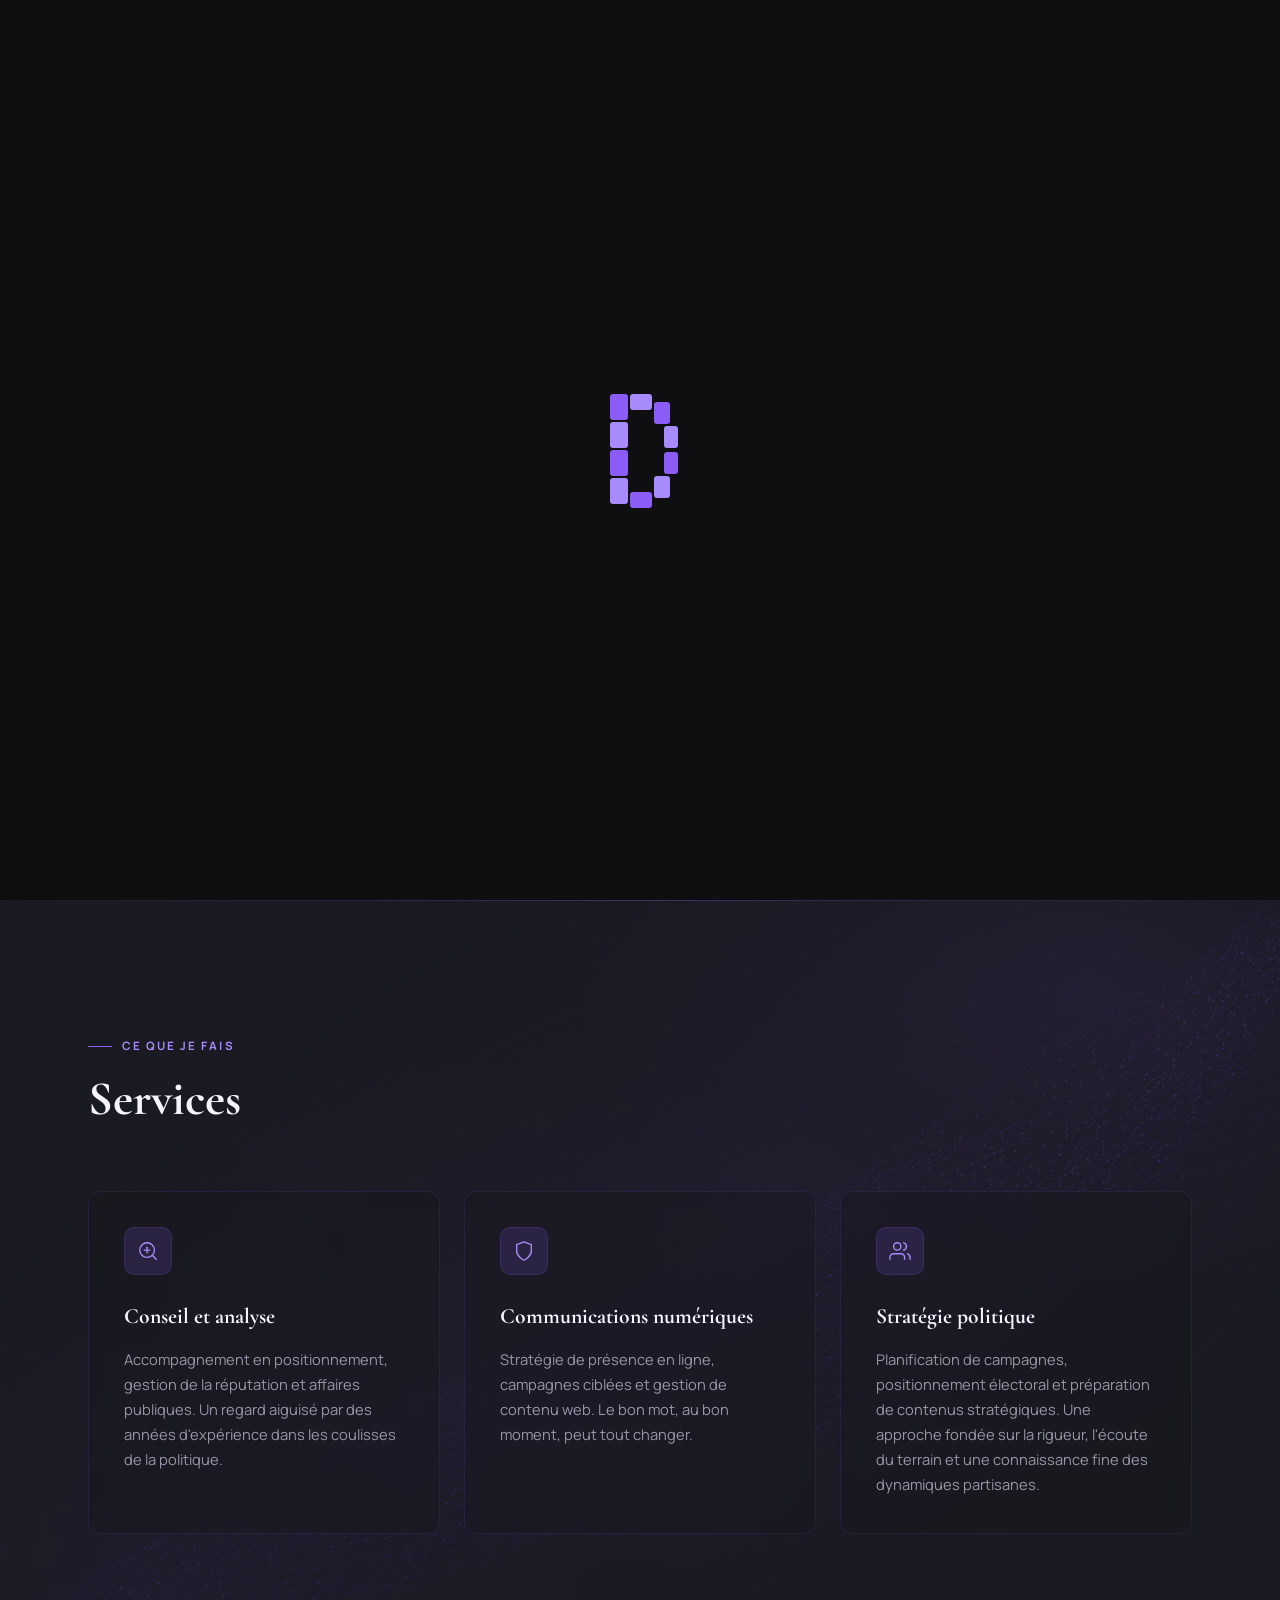
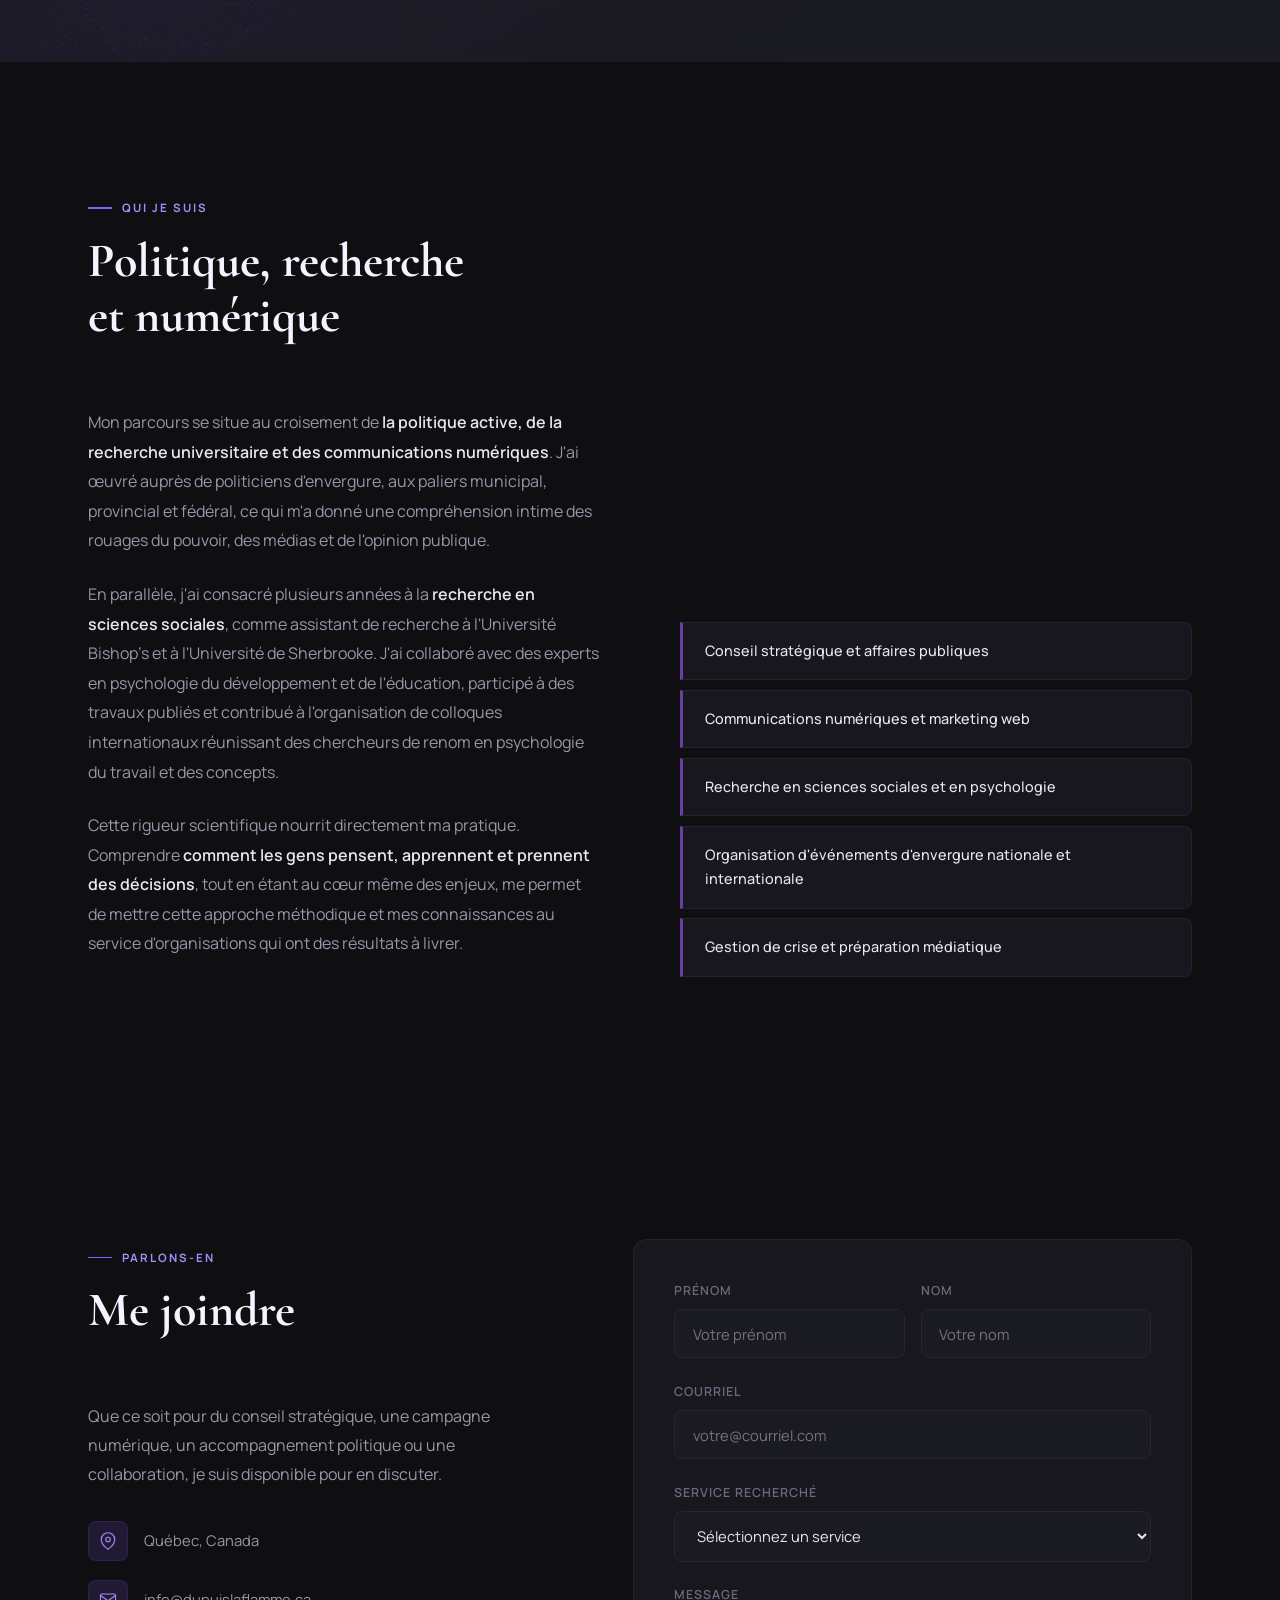
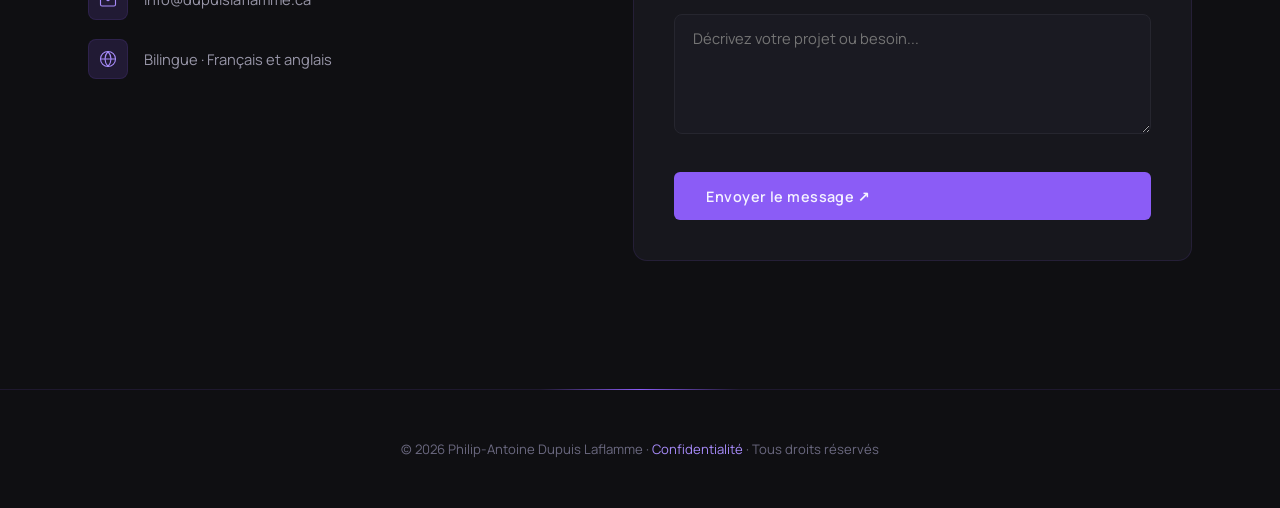
<file: public/index.html>
<!DOCTYPE html>
<html lang="fr">
<head>
<meta charset="UTF-8">
<meta name="viewport" content="width=device-width, initial-scale=1.0">
<meta name="description" content="Philip-Antoine Dupuis Laflamme — Conseil stratégique et communications numériques à Sherbrooke, Québec.">
<title>Dupuis Laflamme | Conseil stratégique · Communications numériques</title>
<link rel="icon" type="image/svg+xml" href="favicon.svg">
<link rel="preconnect" href="https://fonts.googleapis.com">
<link rel="preconnect" href="https://fonts.gstatic.com" crossorigin>
<link href="https://fonts.googleapis.com/css2?family=Cormorant+Garamond:ital,wght@0,400;0,600;0,700;1,400&family=Manrope:wght@300;400;500;600;700&display=swap" rel="stylesheet">
<style>

*, *::before, *::after { margin: 0; padding: 0; box-sizing: border-box; }

:root {
  --bg-deep: #0f0f12;
  --bg-card: #17171d;
  --bg-card-hover: #1e1e27;
  --charcoal: #1a1a22;
  --charcoal-light: #26262f;
  --purple-deep: #6b3fa0;
  --purple-main: #8b5cf6;
  --purple-light: #a78bfa;
  --purple-glow: rgba(139, 92, 246, 0.15);
  --purple-glow-strong: rgba(139, 92, 246, 0.3);
  --text-primary: #e8e6f0;
  --text-secondary: #9896a8;
  --text-muted: #6b6980;
  --white: #f5f3ff;
  --border: rgba(139, 92, 246, 0.12);
  --font-display: 'Cormorant Garamond', Georgia, serif;
  --font-body: 'Manrope', system-ui, sans-serif;
}

html { scroll-behavior: smooth; }

body {
  font-family: var(--font-body);
  background: var(--bg-deep);
  color: var(--text-primary);
  line-height: 1.7;
  overflow-x: hidden;
}

/* ── Splash screen ── */
#splash {
  position: fixed;
  inset: 0;
  z-index: 10000;
  background: #0f0f12;
  display: flex;
  align-items: center;
  justify-content: center;
  transition: opacity 0.5s cubic-bezier(0.22, 1, 0.36, 1);
}

#splash.hide {
  opacity: 0;
  pointer-events: none;
}

#splashCanvas {
  display: block;
}

/* ── Scroll reveal ── */
.reveal {
  opacity: 0;
  transform: translateY(32px);
  transition: opacity 0.7s cubic-bezier(0.22, 1, 0.36, 1),
              transform 0.7s cubic-bezier(0.22, 1, 0.36, 1);
}

.reveal.visible {
  opacity: 1;
  transform: translateY(0);
}

/* stagger children */
.reveal-stagger > .reveal:nth-child(1) { transition-delay: 0s; }
.reveal-stagger > .reveal:nth-child(2) { transition-delay: 0.08s; }
.reveal-stagger > .reveal:nth-child(3) { transition-delay: 0.16s; }
.reveal-stagger > .reveal:nth-child(4) { transition-delay: 0.22s; }
.reveal-stagger > .reveal:nth-child(5) { transition-delay: 0.28s; }
.reveal-stagger > .reveal:nth-child(6) { transition-delay: 0.34s; }
.reveal-stagger > .reveal:nth-child(7) { transition-delay: 0.38s; }
.reveal-stagger > .reveal:nth-child(8) { transition-delay: 0.42s; }

/* ── Navigation ── */
nav {
  position: fixed;
  top: 0; left: 0; right: 0;
  z-index: 100;
  padding: 1.2rem 3rem;
  display: flex;
  justify-content: space-between;
  align-items: center;
  backdrop-filter: blur(12px);
  -webkit-backdrop-filter: blur(12px);
  background: rgba(15, 15, 18, 0.8);
  border-bottom: 1px solid var(--border);
  transition: padding 0.4s ease, background 0.4s ease;
  contain: layout style;
}

nav.scrolled {
  padding: 0.8rem 3rem;
  background: rgba(15, 15, 18, 0.95);
}

.nav-logo {
  font-family: var(--font-display);
  font-size: 1.3rem;
  font-weight: 600;
  color: var(--white);
  text-decoration: none;
  letter-spacing: 0.02em;
}

.nav-logo span { color: var(--purple-light); }

.nav-links { display: flex; gap: 2.5rem; list-style: none; align-items: center; }

.lang-toggle {
  background: none;
  border: 1px solid var(--charcoal-light);
  border-radius: 4px;
  color: var(--text-secondary);
  font-family: var(--font-body);
  font-size: 0.72rem;
  font-weight: 600;
  letter-spacing: 0.08em;
  text-transform: uppercase;
  padding: 0.35rem 0.6rem;
  cursor: pointer;
  transition: all 0.3s ease;
}

.lang-toggle:hover {
  color: var(--purple-light);
  border-color: var(--purple-main);
}

.nav-links a {
  color: var(--text-secondary);
  text-decoration: none;
  font-size: 0.82rem;
  font-weight: 500;
  letter-spacing: 0.08em;
  text-transform: uppercase;
  transition: color 0.3s ease;
  position: relative;
}

.nav-links a::after {
  content: '';
  position: absolute;
  bottom: -4px; left: 0;
  width: 0; height: 1.5px;
  background: var(--purple-main);
  transition: width 0.3s ease;
}

.nav-links a:hover { color: var(--purple-light); }
.nav-links a:hover::after { width: 100%; }

.nav-toggle {
  display: none;
  background: none;
  border: none;
  cursor: pointer;
  padding: 4px;
  width: 32px;
  height: 24px;
  position: relative;
}

.nav-toggle span {
  display: block;
  width: 24px;
  height: 2px;
  background: var(--text-primary);
  position: absolute;
  left: 4px;
  transition: all 0.35s cubic-bezier(0.22, 1, 0.36, 1);
}

.nav-toggle span:nth-child(1) { top: 3px; }
.nav-toggle span:nth-child(2) { top: 11px; }
.nav-toggle span:nth-child(3) { top: 19px; }

.nav-toggle.active span:nth-child(1) {
  top: 11px;
  transform: rotate(45deg);
}
.nav-toggle.active span:nth-child(2) {
  opacity: 0;
  transform: translateX(-8px);
}
.nav-toggle.active span:nth-child(3) {
  top: 11px;
  transform: rotate(-45deg);
}

/* ── Layout ── */
section { position: relative; z-index: 1; }
.container { max-width: 1200px; margin: 0 auto; padding: 0 3rem; }

/* ── Hero ── */
.hero {
  min-height: 100vh;
  min-height: 100svh;
  display: flex;
  align-items: center;
  position: relative;
  overflow: hidden;
}

#heroCanvas {
  position: absolute;
  inset: 0;
  width: 100%;
  height: 100%;
  z-index: 0;
  pointer-events: none;
  opacity: 0;
  transition: opacity 1.2s ease;
}

#heroCanvas.visible { opacity: 1; }

.hero-bg-line {
  position: absolute;
  width: 1px;
  height: 100%;
  background: linear-gradient(to bottom, transparent, var(--border), transparent);
}

.hero-bg-line:nth-child(2) { left: 20%; }
.hero-bg-line:nth-child(3) { left: 50%; }
.hero-bg-line:nth-child(4) { left: 80%; }

.hero-content {
  position: relative;
  z-index: 2;
  max-width: 860px;
  opacity: 0;
  transform: translateY(40px);
  animation: heroFadeIn 0.9s cubic-bezier(0.22, 1, 0.36, 1) 0.3s forwards;
}

@keyframes heroFadeIn {
  to {
    opacity: 1;
    transform: translateY(0);
  }
}

.hero-name {
  font-family: var(--font-body);
  font-size: clamp(0.55rem, 2.2vw, 0.82rem);
  font-weight: 600;
  letter-spacing: 0.22em;
  text-transform: uppercase;
  color: var(--text-secondary);
  margin-bottom: 1.4rem;
  display: flex;
  align-items: center;
  gap: clamp(0.4rem, 1.5vw, 1rem);
  white-space: nowrap;
}

.hero-name::before,
.hero-name::after {
  content: '';
  height: 1px;
  width: 28px;
  background: linear-gradient(90deg, var(--purple-main), transparent);
}

.hero-name::after {
  background: linear-gradient(90deg, transparent, var(--purple-main));
}

.hero h1 {
  font-family: var(--font-display);
  font-size: clamp(2.4rem, 5.2vw, 4.4rem);
  font-weight: 700;
  line-height: 1.1;
  color: var(--white);
  margin-bottom: 1.8rem;
}

.hero h1 em {
  font-style: italic;
  background: linear-gradient(135deg, var(--purple-light), #c4b5fd, var(--purple-main));
  -webkit-background-clip: text;
  -webkit-text-fill-color: transparent;
  background-clip: text;
}

.hero-description {
  font-size: 1.15rem;
  color: var(--text-secondary);
  max-width: 600px;
  line-height: 1.8;
  margin-bottom: 2.5rem;
}

.hero-ctas { display: flex; gap: 1.2rem; align-items: center; }

.btn-primary {
  display: inline-flex;
  align-items: center;
  gap: 0.5rem;
  padding: 0.9rem 2rem;
  background: var(--purple-main);
  color: var(--white);
  border: none;
  border-radius: 6px;
  font-family: var(--font-body);
  font-size: 0.9rem;
  font-weight: 600;
  letter-spacing: 0.03em;
  cursor: pointer;
  text-decoration: none;
  transition: all 0.3s ease;
  position: relative;
  overflow: hidden;
}

.btn-primary::before {
  content: '';
  position: absolute;
  inset: 0;
  background: linear-gradient(135deg, rgba(255,255,255,0.15), transparent);
  opacity: 0;
  transition: opacity 0.3s ease;
}

.btn-primary:hover {
  transform: translateY(-2px);
  box-shadow: 0 8px 30px rgba(139, 92, 246, 0.35), 0 0 60px rgba(139, 92, 246, 0.15);
}

.btn-primary:hover::before { opacity: 1; }

.btn-primary:focus-visible,
.btn-ghost:focus-visible {
  outline: 2px solid var(--purple-light);
  outline-offset: 3px;
}

.btn-ghost {
  display: inline-flex;
  align-items: center;
  gap: 0.5rem;
  padding: 0.9rem 2rem;
  background: transparent;
  color: var(--text-secondary);
  border: 1px solid var(--charcoal-light);
  border-radius: 6px;
  font-family: var(--font-body);
  font-size: 0.9rem;
  font-weight: 500;
  cursor: pointer;
  text-decoration: none;
  transition: all 0.3s ease;
}

.btn-ghost:hover {
  color: var(--purple-light);
  border-color: var(--purple-main);
  background: var(--purple-glow);
  box-shadow: 0 0 30px rgba(139, 92, 246, 0.1);
}

/* ── Section headers ── */
.section-header { margin-bottom: 4rem; }

.section-label {
  display: inline-flex;
  align-items: center;
  gap: 0.6rem;
  font-size: 0.72rem;
  font-weight: 700;
  letter-spacing: 0.18em;
  text-transform: uppercase;
  color: var(--purple-light);
  margin-bottom: 1rem;
}

.section-label::before {
  content: '';
  width: 24px;
  height: 1.5px;
  background: var(--purple-main);
}

.section-title {
  font-family: var(--font-display);
  font-size: clamp(2rem, 4vw, 3rem);
  font-weight: 700;
  color: var(--white);
  line-height: 1.15;
}

/* ── Services ── */
.services {
  padding: 8rem 0;
  background: var(--charcoal);
  position: relative;
  overflow: hidden;
}

.services::before {
  content: '';
  position: absolute;
  top: 0; left: 0; right: 0;
  height: 1px;
  background: linear-gradient(90deg, transparent, var(--purple-glow-strong), transparent);
}

#servicesMeshCanvas {
  position: absolute;
  inset: 0;
  width: 100%;
  height: 100%;
  z-index: 0;
  pointer-events: none;
  opacity: 0;
  transition: opacity 1s ease;
}

#servicesMeshCanvas.visible { opacity: 1; }

.services .container { position: relative; z-index: 1; }

.services-grid {
  display: grid;
  grid-template-columns: repeat(auto-fit, minmax(320px, 1fr));
  gap: 1.5rem;
}

.service-card {
  padding: 2.2rem;
  background: rgba(23, 23, 29, 0.40);
  backdrop-filter: blur(8px);
  -webkit-backdrop-filter: blur(8px);
  border: 1px solid var(--border);
  border-radius: 12px;
  transition: all 0.4s cubic-bezier(0.22, 1, 0.36, 1);
  position: relative;
  overflow: hidden;
}

.service-card::before {
  content: '';
  position: absolute;
  top: 0; left: 0; right: 0;
  height: 2px;
  background: linear-gradient(90deg, var(--purple-deep), var(--purple-light));
  transform: scaleX(0);
  transform-origin: left;
  transition: transform 0.5s ease;
}

.service-card:hover {
  background: rgba(30, 30, 39, 0.50);
  border-color: rgba(139, 92, 246, 0.25);
  transform: translateY(-4px);
  box-shadow: 0 12px 40px rgba(0, 0, 0, 0.3), 0 0 40px rgba(139, 92, 246, 0.06);
}

.service-card:hover::before { transform: scaleX(1); }

.service-icon {
  width: 48px; height: 48px;
  border-radius: 10px;
  background: var(--purple-glow);
  display: flex;
  align-items: center;
  justify-content: center;
  margin-bottom: 1.4rem;
  color: var(--purple-light);
  border: 1px solid rgba(139, 92, 246, 0.15);
  transition: all 0.4s ease;
}

.service-card:hover .service-icon {
  background: rgba(139, 92, 246, 0.22);
  border-color: rgba(139, 92, 246, 0.3);
  box-shadow: 0 0 20px rgba(139, 92, 246, 0.15);
}

.service-icon svg {
  width: 22px;
  height: 22px;
  stroke: var(--purple-light);
  fill: none;
  stroke-width: 1.5;
  stroke-linecap: round;
  stroke-linejoin: round;
}

.service-card h3 {
  font-family: var(--font-display);
  font-size: 1.35rem;
  font-weight: 700;
  color: var(--white);
  margin-bottom: 0.8rem;
}

.service-card p {
  color: var(--text-secondary);
  font-size: 0.92rem;
  line-height: 1.7;
}

/* ── Expertise / About ── */
.expertise { padding: 8rem 0; }

.expertise-layout {
  display: grid;
  grid-template-columns: 1fr 1fr;
  gap: 5rem;
  align-items: start;
}

.expertise-text p {
  color: var(--text-secondary);
  font-size: 1rem;
  margin-bottom: 1.5rem;
  line-height: 1.85;
}

.expertise-text p strong {
  color: var(--text-primary);
  font-weight: 600;
}

#orreryCanvas {
  display: block;
  margin: -1rem auto 0;
  width: 100%;
  max-width: 440px;
  aspect-ratio: 1;
}

/* ── Strengths list ── */
.strengths-list {
  margin-top: 0.5rem;
  display: flex;
  flex-direction: column;
  gap: 0.6rem;
}

.strength-item {
  padding: 1rem 1.4rem;
  background: var(--bg-card);
  border: 1px solid var(--border);
  border-left: 3px solid var(--purple-deep);
  border-radius: 0 8px 8px 0;
  color: var(--text-primary);
  font-size: 0.9rem;
  font-weight: 500;
  transition: all 0.35s ease;
}

.strength-item:hover {
  border-left-color: var(--purple-light);
  background: var(--bg-card-hover);
  padding-left: 1.8rem;
}

/* ── Contact ── */
.contact { padding: 8rem 0; }

.contact-layout {
  display: grid;
  grid-template-columns: 1fr 1.2fr;
  gap: 5rem;
  align-items: start;
}

.contact-info p {
  color: var(--text-secondary);
  font-size: 1rem;
  margin-bottom: 2rem;
  line-height: 1.8;
}

.contact-detail {
  display: flex;
  align-items: center;
  gap: 1rem;
  margin-bottom: 1.2rem;
  color: var(--text-secondary);
  font-size: 0.92rem;
}

.contact-detail-icon {
  width: 40px; height: 40px;
  border-radius: 8px;
  background: var(--purple-glow);
  display: flex;
  align-items: center;
  justify-content: center;
  color: var(--purple-light);
  border: 1px solid rgba(139, 92, 246, 0.12);
  flex-shrink: 0;
}

.contact-detail-icon svg {
  width: 18px;
  height: 18px;
  stroke: var(--purple-light);
  fill: none;
  stroke-width: 1.5;
  stroke-linecap: round;
  stroke-linejoin: round;
}

.contact-form {
  background: var(--bg-card);
  border: 1px solid var(--border);
  border-radius: 14px;
  padding: 2.5rem;
}

.form-group { margin-bottom: 1.4rem; }

.form-group label {
  display: block;
  font-size: 0.78rem;
  font-weight: 600;
  letter-spacing: 0.08em;
  text-transform: uppercase;
  color: var(--text-muted);
  margin-bottom: 0.5rem;
}

.form-group input,
.form-group textarea,
.form-group select {
  width: 100%;
  padding: 0.85rem 1.1rem;
  background: var(--charcoal);
  border: 1px solid var(--charcoal-light);
  border-radius: 8px;
  color: var(--text-primary);
  font-family: var(--font-body);
  font-size: 0.92rem;
  transition: all 0.3s ease;
  outline: none;
}

.form-group input:focus,
.form-group textarea:focus,
.form-group select:focus {
  border-color: var(--purple-main);
  box-shadow: 0 0 0 3px var(--purple-glow);
}

.form-group input:focus-visible,
.form-group textarea:focus-visible,
.form-group select:focus-visible {
  outline: none;
}

.form-group textarea { min-height: 120px; resize: vertical; }
.form-group select option { background: var(--charcoal); color: var(--text-primary); }
.form-row { display: grid; grid-template-columns: 1fr 1fr; gap: 1rem; }
.form-submit { width: 100%; margin-top: 0.5rem; }

/* ── Privacy banner ── */
#privacyBanner {
  position: fixed;
  bottom: 0; left: 0; right: 0;
  z-index: 9999;
  background: rgba(23, 23, 29, 0.97);
  border-top: 1px solid var(--border);
  padding: 1.2rem 2rem;
  display: flex;
  align-items: center;
  justify-content: center;
  gap: 1.2rem;
  flex-wrap: wrap;
  backdrop-filter: blur(12px);
  -webkit-backdrop-filter: blur(12px);
}

#privacyBanner.hidden { display: none; }

#privacyBanner p {
  color: var(--text-secondary);
  font-size: 0.82rem;
  line-height: 1.6;
  max-width: 680px;
}

#privacyBanner a {
  color: var(--purple-light);
  text-decoration: none;
}

#privacyBanner a:hover { color: var(--white); }

#privacyBanner button {
  padding: 0.5rem 1.4rem;
  background: var(--purple-main);
  color: var(--white);
  border: none;
  border-radius: 5px;
  font-family: var(--font-body);
  font-size: 0.8rem;
  font-weight: 600;
  cursor: pointer;
  transition: all 0.3s ease;
  flex-shrink: 0;
}

#privacyBanner button:hover {
  box-shadow: 0 4px 20px rgba(139, 92, 246, 0.3);
}

/* ── Footer ── */
footer {
  padding: 3rem 0;
  border-top: 1px solid var(--border);
  text-align: center;
  position: relative;
}

footer::before {
  content: '';
  position: absolute;
  top: -1px; left: 50%;
  transform: translateX(-50%);
  width: 200px;
  height: 1px;
  background: linear-gradient(90deg, transparent, var(--purple-main), transparent);
}

footer p {
  color: var(--text-muted);
  font-size: 0.82rem;
}

footer a {
  color: var(--purple-light);
  text-decoration: none;
  transition: color 0.3s ease;
}

footer a:hover { color: var(--white); }

/* ── Responsive ── */
@media (max-width: 900px) {
  .container { padding: 0 1.5rem; }
  nav { padding: 1rem 1.5rem; }
  .nav-links { display: none; }
  .nav-links.open {
    display: flex;
    flex-direction: column;
    position: absolute;
    top: 100%; left: 0; right: 0;
    background: rgba(15, 15, 18, 0.97);
    backdrop-filter: blur(12px);
    -webkit-backdrop-filter: blur(12px);
    padding: 1.5rem 2rem;
    gap: 1.2rem;
    border-bottom: 1px solid var(--border);
  }
  .nav-toggle { display: block; }
  .expertise-layout,
  .contact-layout { grid-template-columns: 1fr; gap: 3rem; }
  .form-row { grid-template-columns: 1fr; }
  .services-grid { grid-template-columns: 1fr; }
  .hero h1 { font-size: clamp(2.4rem, 8vw, 3.5rem); }
  .hero-content { padding-top: 5rem; }
  #heroCanvas { opacity: 0.7; }
  #orreryCanvas { max-width: 360px; }
}

@media (max-width: 500px) {
  .hero-ctas { flex-direction: column; align-items: stretch; }
}

/* ── Reduced motion ── */
@media (prefers-reduced-motion: reduce) {
  *, *::before, *::after {
    animation-duration: 0.01ms !important;
    transition-duration: 0.01ms !important;
  }
  .reveal { opacity: 1; transform: none; }
  html { scroll-behavior: auto; }
}
</style>
</head>
<body>

<!-- Splash Screen -->
<div id="splash">
  <canvas id="splashCanvas" width="280" height="336"></canvas>
</div>

<!-- Navigation -->
<nav id="mainNav">
  <a href="#hero" class="nav-logo"><span>D</span>upuis<span>L</span>aflamme</a>
  <ul class="nav-links" id="navLinks">
    <li><a href="#services" data-i18n="nav.services">Services</a></li>
    <li><a href="#apropos" data-i18n="nav.about">À propos</a></li>
    <li><a href="#contact">Contact</a></li>
    <li><button class="lang-toggle" id="langToggle">EN</button></li>
  </ul>
  <button class="nav-toggle" id="navToggle" aria-label="Menu">
    <span></span><span></span><span></span>
  </button>
</nav>

<!-- Hero -->
<section class="hero" id="hero">
  <canvas id="heroCanvas"></canvas>
  <div class="hero-bg-line"></div>
  <div class="hero-bg-line"></div>
  <div class="hero-bg-line"></div>
  <div class="container">
    <div class="hero-content">
      <div class="hero-name">Philip-Antoine Dupuis Laflamme</div>
      <h1 data-i18n="hero.title">Conseil stratégique<br>et <em>communications numériques</em></h1>
      <p class="hero-description" data-i18n="hero.desc">
        Une expertise forgée au cœur de la politique active, de la recherche universitaire et du numérique.
      </p>
      <div class="hero-ctas">
        <a href="#contact" class="btn-primary" data-i18n="hero.cta1">Prendre contact ↗</a>
        <a href="#services" class="btn-ghost" data-i18n="hero.cta2">Découvrir mes services</a>
      </div>
    </div>
  </div>
</section>

<!-- Services -->
<section class="services" id="services">
  <canvas id="servicesMeshCanvas"></canvas>
  <div class="container">
    <div class="section-header reveal">
      <div class="section-label" data-i18n="services.label">Ce que je fais</div>
      <h2 class="section-title">Services</h2>
    </div>
    <div class="services-grid reveal-stagger">
      <div class="service-card reveal">
        <div class="service-icon">
          <svg viewBox="0 0 24 24"><circle cx="11" cy="11" r="8"/><path d="m21 21-4.35-4.35"/><path d="M11 8v6"/><path d="M8 11h6"/></svg>
        </div>
        <h3 data-i18n="services.s1.title">Conseil et analyse</h3>
        <p data-i18n="services.s1.desc">Accompagnement en positionnement, gestion de la réputation et affaires publiques. Un regard aiguisé par des années d'expérience dans les coulisses de la politique.</p>
      </div>
      <div class="service-card reveal">
        <div class="service-icon">
          <svg viewBox="0 0 24 24"><path d="M12 22s8-4 8-10V5l-8-3-8 3v7c0 6 8 10 8 10z"/></svg>
        </div>
        <h3 data-i18n="services.s2.title">Communications numériques</h3>
        <p data-i18n="services.s2.desc">Stratégie de présence en ligne, campagnes ciblées et gestion de contenu web. Le bon mot, au bon moment, peut tout changer.</p>
      </div>
      <div class="service-card reveal">
        <div class="service-icon">
          <svg viewBox="0 0 24 24"><path d="M17 21v-2a4 4 0 0 0-4-4H5a4 4 0 0 0-4 4v2"/><circle cx="9" cy="7" r="4"/><path d="M23 21v-2a4 4 0 0 0-3-3.87"/><path d="M16 3.13a4 4 0 0 1 0 7.75"/></svg>
        </div>
        <h3 data-i18n="services.s3.title">Stratégie politique</h3>
        <p data-i18n="services.s3.desc">Planification de campagnes, positionnement électoral et préparation de contenus stratégiques. Une approche fondée sur la rigueur, l'écoute du terrain et une connaissance fine des dynamiques partisanes.</p>
      </div>
    </div>
  </div>
</section>

<!-- À propos -->
<section class="expertise" id="apropos">
  <div class="container">
    <div class="expertise-layout">
      <div>
        <div class="section-header reveal">
          <div class="section-label" data-i18n="about.label">Qui je suis</div>
          <h2 class="section-title" data-i18n="about.title">Politique, recherche<br>et numérique</h2>
        </div>
        <div class="expertise-text reveal">
          <p data-i18n="about.p1">
            Mon parcours se situe au croisement de <strong>la politique active, de la recherche universitaire et des communications numériques</strong>. J'ai œuvré auprès de politiciens d'envergure, aux paliers municipal, provincial et fédéral, ce qui m'a donné une compréhension intime des rouages du pouvoir, des médias et de l'opinion publique.
          </p>
          <p data-i18n="about.p2">
            En parallèle, j'ai consacré plusieurs années à la <strong>recherche en sciences sociales</strong>, comme assistant de recherche à l'Université Bishop's et à l'Université de Sherbrooke. J'ai collaboré avec des experts en psychologie du développement et de l'éducation, participé à des travaux publiés et contribué à l'organisation de colloques internationaux réunissant des chercheurs de renom en psychologie du travail et des concepts.
          </p>
          <p data-i18n="about.p3">
           Cette rigueur scientifique nourrit directement ma pratique. Comprendre <strong>comment les gens pensent, apprennent et prennent des décisions</strong>, tout en étant au cœur même des enjeux, me permet de mettre cette approche méthodique et mes connaissances au service d'organisations qui ont des résultats à livrer.
          </p>
        </div>
      </div>
      <div>
        <canvas id="orreryCanvas" class="reveal"></canvas>
        <div class="strengths-list reveal-stagger">
          <div class="strength-item reveal" data-i18n="str.1">Conseil stratégique et affaires publiques</div>
          <div class="strength-item reveal" data-i18n="str.2">Communications numériques et marketing web</div>
          <div class="strength-item reveal" data-i18n="str.3">Recherche en sciences sociales et en psychologie</div>
          <div class="strength-item reveal" data-i18n="str.4">Organisation d'événements d'envergure nationale et internationale</div>
          <div class="strength-item reveal" data-i18n="str.5">Gestion de crise et préparation médiatique</div>
        </div>
      </div>
    </div>
  </div>
</section>

<!-- Contact -->
<section class="contact" id="contact">
  <div class="container">
    <div class="contact-layout">
      <div>
        <div class="section-header reveal">
          <div class="section-label" data-i18n="contact.label">Parlons-en</div>
          <h2 class="section-title" data-i18n="contact.title">Me joindre</h2>
        </div>
        <div class="contact-info reveal">
          <p data-i18n="contact.desc">
            Que ce soit pour du conseil stratégique, une campagne numérique, un accompagnement politique ou une collaboration, je suis disponible pour en discuter.
          </p>
          <div class="contact-detail">
            <div class="contact-detail-icon">
              <svg viewBox="0 0 24 24"><path d="M21 10c0 7-9 13-9 13s-9-6-9-13a9 9 0 0 1 18 0z"/><circle cx="12" cy="10" r="3"/></svg>
            </div>
            <span>Québec, Canada</span>
          </div>
          <div class="contact-detail">
            <div class="contact-detail-icon">
              <svg viewBox="0 0 24 24"><path d="M4 4h16c1.1 0 2 .9 2 2v12c0 1.1-.9 2-2 2H4c-1.1 0-2-.9-2-2V6c0-1.1.9-2 2-2z"/><polyline points="22,6 12,13 2,6"/></svg>
            </div>
            <a href="mailto:info@dupuislaflamme.ca" style="color: var(--text-secondary); text-decoration: none; transition: color 0.3s;">info@dupuislaflamme.ca</a>
          </div>
          <div class="contact-detail">
            <div class="contact-detail-icon">
              <svg viewBox="0 0 24 24"><circle cx="12" cy="12" r="10"/><path d="M2 12h20"/><path d="M12 2a15.3 15.3 0 0 1 4 10 15.3 15.3 0 0 1-4 10 15.3 15.3 0 0 1-4-10 15.3 15.3 0 0 1 4-10z"/></svg>
            </div>
            <span data-i18n="contact.lang">Bilingue · Français et anglais</span>
          </div>
        </div>
      </div>
      <div class="contact-form reveal">
        <form id="contactForm">
          <div class="form-row">
            <div class="form-group">
              <label for="fname" data-i18n="form.fname">Prénom</label>
              <input type="text" id="fname" name="prenom" data-i18n-ph="form.fname_ph" placeholder="Votre prénom" required>
            </div>
            <div class="form-group">
              <label for="lname" data-i18n="form.lname">Nom</label>
              <input type="text" id="lname" name="nom" data-i18n-ph="form.lname_ph" placeholder="Votre nom">
            </div>
          </div>
          <div class="form-group">
            <label for="email" data-i18n="form.email">Courriel</label>
            <input type="email" id="email" name="email" data-i18n-ph="form.email_ph" placeholder="votre@courriel.com" required>
          </div>
          <div class="form-group">
            <label for="service" data-i18n="form.service">Service recherché</label>
            <select id="service" name="service">
              <option value="" data-i18n="form.select">Sélectionnez un service</option>
              <option data-i18n="form.opt1">Conseil et analyse</option>
              <option data-i18n="form.opt2">Communications numériques</option>
              <option data-i18n="form.opt3">Stratégie politique</option>
              <option data-i18n="form.opt4">Autre</option>
            </select>
          </div>
          <div class="form-group">
            <label for="message" data-i18n="form.msg">Message</label>
            <textarea id="message" name="message" data-i18n-ph="form.msg_ph" placeholder="Décrivez votre projet ou besoin..." required></textarea>
          </div>
          <input type="text" name="website" style="position:absolute;left:-9999px;opacity:0;height:0" tabindex="-1" autocomplete="off">
          <button type="submit" class="btn-primary form-submit" data-i18n="form.submit">Envoyer le message ↗</button>
        </form>
      </div>
    </div>
  </div>
</section>

<!-- Privacy banner -->
<div id="privacyBanner">
  <p data-i18n="privacy.banner">Ce site recueille des renseignements personnels via le formulaire de contact. En poursuivant votre navigation, vous acceptez notre <a href="/confidentialite.html">politique de confidentialité</a>.</p>
  <button id="privacyAccept" data-i18n="privacy.accept">J'accepte</button>
</div>

<!-- Footer -->
<footer>
  <div class="container">
    <p data-i18n="footer">&copy; 2026 Philip-Antoine Dupuis Laflamme · <a href="/confidentialite.html" data-i18n="footer.privacy">Confidentialité</a> · Tous droits réservés</p>
  </div>
</footer>

<script>
(function() {
  // ── Splash screen — D/L blocks spin in continuous loop ──
  var splash = document.getElementById('splash');
  if (splash) {
    var sc = document.getElementById('splashCanvas');
    var sctx = sc.getContext('2d');
    var W = 280, H = 336;
    var S = 2; // block scale
    var cx = W / 2, cy = H / 2;

    // D blocks: vertical stem + curve right
    var dBlocks = [
      // left stem
      { x: -30, y: -56, w: 18, h: 26, c: '#8b5cf6' },
      { x: -30, y: -28, w: 18, h: 26, c: '#a78bfa' },
      { x: -30, y: 0,   w: 18, h: 26, c: '#8b5cf6' },
      { x: -30, y: 28,  w: 18, h: 26, c: '#a78bfa' },
      // top bar
      { x: -10, y: -56, w: 22, h: 16, c: '#a78bfa' },
      // right curve
      { x: 14,  y: -48, w: 16, h: 22, c: '#8b5cf6' },
      { x: 24,  y: -24, w: 14, h: 22, c: '#a78bfa' },
      { x: 24,  y: 2,   w: 14, h: 22, c: '#8b5cf6' },
      { x: 14,  y: 26,  w: 16, h: 22, c: '#a78bfa' },
      // bottom bar
      { x: -10, y: 42,  w: 22, h: 16, c: '#8b5cf6' },
    ];

    // L blocks: vertical stem + horizontal base
    var lBlocks = [
      { x: -24, y: -56, w: 20, h: 26, c: '#a78bfa' },
      { x: -24, y: -28, w: 20, h: 26, c: '#8b5cf6' },
      { x: -24, y: 0,   w: 20, h: 26, c: '#a78bfa' },
      { x: -24, y: 28,  w: 20, h: 20, c: '#8b5cf6' },
      { x: -2,  y: 28,  w: 22, h: 20, c: '#a78bfa' },
      { x: 22,  y: 28,  w: 22, h: 20, c: '#8b5cf6' },
    ];

    var shapes = [dBlocks, lBlocks];
    var shapeIdx = 0;
    var blocks = [];
    var phase = 'in'; // 'in', 'hold', 'out'
    var phaseTime = 0;
    var inDur = 400, holdDur = 250, outDur = 350;
    var splashDone = false;
    var dismissAt = 2800; // dismiss after ~2.8s
    var startTime = performance.now();

    function initBlocks() {
      var src = shapes[shapeIdx];
      blocks = [];
      for (var i = 0; i < src.length; i++) {
        var b = src[i];
        // random scatter origin
        var angle = Math.random() * Math.PI * 2;
        var dist = 60 + Math.random() * 40;
        blocks.push({
          x: b.x, y: b.y, w: b.w, h: b.h, c: b.c,
          startRot: (Math.random() - 0.5) * 500,
          startX: Math.cos(angle) * dist,
          startY: Math.sin(angle) * dist,
          delay: i * 0.07,
          opacity: 0, rot: 0, offX: 0, offY: 0
        });
      }
    }

    function easeOut(t) {
      return 1 - Math.pow(1 - t, 3);
    }

    initBlocks();

    function splashFrame() {
      if (splashDone) return;

      var elapsed = performance.now() - startTime;

      sctx.clearRect(0, 0, W, H);

      phaseTime += 16.67;

      if (phase === 'in') {
        var allDone = true;
        for (var i = 0; i < blocks.length; i++) {
          var b = blocks[i];
          var t = Math.max(0, Math.min(1, (phaseTime - b.delay * inDur) / inDur));
          t = easeOut(t);
          b.opacity = t;
          b.offX = b.startX * (1 - t);
          b.offY = b.startY * (1 - t);
          b.rot = b.startRot * (1 - t);
          if (t < 1) allDone = false;
        }
        if (allDone) { phase = 'hold'; phaseTime = 0; }
      } else if (phase === 'hold') {
        if (phaseTime > holdDur) { phase = 'out'; phaseTime = 0; }
      } else if (phase === 'out') {
        var allGone = true;
        for (var i = 0; i < blocks.length; i++) {
          var b = blocks[i];
          var t = Math.max(0, Math.min(1, (phaseTime - b.delay * outDur) / outDur));
          t = easeOut(t);
          b.opacity = 1 - t;
          b.offX = -b.startX * t;
          b.offY = -b.startY * t;
          b.rot = -b.startRot * t;
          if (t < 1) allGone = false;
        }
        if (allGone) {
          // check if time to dismiss
          if (elapsed > dismissAt) {
            splashDone = true;
            splash.classList.add('hide');
            setTimeout(function() { splash.remove(); }, 500);
            return;
          }
          // next letter
          shapeIdx = (shapeIdx + 1) % shapes.length;
          initBlocks();
          phase = 'in';
          phaseTime = 0;
        }
      }

      // draw
      for (var i = 0; i < blocks.length; i++) {
        var b = blocks[i];
        if (b.opacity < 0.01) continue;
        sctx.save();
        sctx.globalAlpha = b.opacity;
        sctx.translate(cx + b.x + b.w / 2 + b.offX, cy + b.y + b.h / 2 + b.offY);
        sctx.rotate(b.rot * Math.PI / 180);
        sctx.beginPath();
        sctx.roundRect(-b.w / 2, -b.h / 2, b.w, b.h, 3);
        sctx.fillStyle = b.c;
        sctx.fill();
        sctx.restore();
      }

      requestAnimationFrame(splashFrame);
    }

    splashFrame();
  }

  // ── Nav scroll effect (throttled with rAF + passive) ──
  var nav = document.getElementById('mainNav');
  var scrollTicking = false;
  window.addEventListener('scroll', function() {
    if (!scrollTicking) {
      requestAnimationFrame(function() {
        nav.classList.toggle('scrolled', window.scrollY > 60);
        scrollTicking = false;
      });
      scrollTicking = true;
    }
  }, { passive: true });

  // ── Mobile nav toggle with X animation ──
  var navToggle = document.getElementById('navToggle');
  var navLinks = document.getElementById('navLinks');
  navToggle.addEventListener('click', function() {
    navLinks.classList.toggle('open');
    navToggle.classList.toggle('active');
  });
  navLinks.querySelectorAll('a').forEach(function(a) {
    a.addEventListener('click', function() {
      navLinks.classList.remove('open');
      navToggle.classList.remove('active');
    });
  });

  // ── Scroll reveal (IntersectionObserver) ──
  var revealEls = document.querySelectorAll('.reveal');
  if ('IntersectionObserver' in window) {
    var revealObserver = new IntersectionObserver(function(entries) {
      entries.forEach(function(entry) {
        if (entry.isIntersecting) {
          entry.target.classList.add('visible');
          revealObserver.unobserve(entry.target);
        }
      });
    }, { threshold: 0.12, rootMargin: '0px 0px -40px 0px' });

    revealEls.forEach(function(el) {
      revealObserver.observe(el);
    });
  } else {
    // Fallback: show everything
    revealEls.forEach(function(el) { el.classList.add('visible'); });
  }

  // ── Hero parallax lines ──
  var heroLines = document.querySelectorAll('.hero-bg-line');
  if (heroLines.length) {
    var parallaxTicking = false;
    window.addEventListener('scroll', function() {
      if (!parallaxTicking) {
        requestAnimationFrame(function() {
          var y = window.scrollY;
          if (y < window.innerHeight) {
            heroLines.forEach(function(line, i) {
              var speed = 0.15 + i * 0.08;
              line.style.transform = 'translateY(' + (y * speed) + 'px)';
            });
          }
          parallaxTicking = false;
        });
        parallaxTicking = true;
      }
    }, { passive: true });
  }

  // ── Particle constellation ──
  (function() {
    var canvas = document.getElementById('heroCanvas');
    if (!canvas) return;
    var ctx = canvas.getContext('2d');
    if (!ctx) return;

    var particles = [];
    var screenW = window.innerWidth;
    var count = screenW >= 1400 ? 120 : screenW >= 1024 ? 90 : screenW >= 768 ? 70 : 50;
    var linkDist = 140;
    var mouseRadius = 180;
    var mouseX = -9999, mouseY = -9999;
    var w, h, dpr;

    function resize() {
      dpr = Math.min(window.devicePixelRatio || 1, 2);
      var newW = canvas.clientWidth;
      var newH = canvas.clientHeight;
      // Anchor particles to the bottom of the hero so that when the
      // mobile address bar hides (height grows), the shift happens at
      // the top (already scrolling off-screen) instead of visibly
      // pushing particles down.
      if (h && newH !== h) {
        var dy = newH - h;
        for (var i = 0; i < particles.length; i++) {
          particles[i].y += dy;
        }
      }
      w = newW;
      h = newH;
      canvas.width = w * dpr;
      canvas.height = h * dpr;
      ctx.setTransform(dpr, 0, 0, dpr, 0, 0);
    }

    function init() {
      resize();
      particles = [];
      for (var i = 0; i < count; i++) {
        particles.push({
          x: Math.random() * w,
          y: Math.random() * h,
          vx: (Math.random() - 0.5) * 0.18,
          vy: (Math.random() - 0.5) * 0.18,
          r: 1.5 + Math.random() * 1.5
        });
      }
    }

    init();
    window.addEventListener('resize', function() { resize(); });

    var isTouchDevice = 'ontouchstart' in window || navigator.maxTouchPoints > 0;

    if (!isTouchDevice) {
      document.addEventListener('mousemove', function(e) {
        var rect = canvas.getBoundingClientRect();
        mouseX = e.clientX - rect.left;
        mouseY = e.clientY - rect.top;
      }, { passive: true });

      document.addEventListener('mouseleave', function() {
        mouseX = -9999; mouseY = -9999;
      }, { passive: true });
    }

    setTimeout(function() { canvas.classList.add('visible'); }, 1400);

    var running = true;

    function draw() {
      if (!running) return;
      ctx.clearRect(0, 0, w, h);

      // update positions
      for (var i = 0; i < count; i++) {
        var p = particles[i];
        p.x += p.vx;
        p.y += p.vy;

        // wrap edges
        if (p.x < -10) p.x = w + 10;
        if (p.x > w + 10) p.x = -10;
        if (p.y < -10) p.y = h + 10;
        if (p.y > h + 10) p.y = -10;

        // gentle mouse attraction
        var dx = mouseX - p.x;
        var dy = mouseY - p.y;
        var dist = Math.sqrt(dx * dx + dy * dy);
        if (dist < mouseRadius && dist > 1) {
          var pull = 0.008 * (1 - dist / mouseRadius);
          p.vx += dx / dist * pull;
          p.vy += dy / dist * pull;
        }

        // speed limit
        var speed = Math.sqrt(p.vx * p.vx + p.vy * p.vy);
        if (speed > 0.35) {
          p.vx *= 0.35 / speed;
          p.vy *= 0.35 / speed;
        }
      }

      // draw links
      for (var i = 0; i < count; i++) {
        for (var j = i + 1; j < count; j++) {
          var a = particles[i], b = particles[j];
          var dx = a.x - b.x;
          var dy = a.y - b.y;
          var d = Math.sqrt(dx * dx + dy * dy);
          if (d < linkDist) {
            var alpha = (1 - d / linkDist) * 0.38;
            ctx.beginPath();
            ctx.moveTo(a.x, a.y);
            ctx.lineTo(b.x, b.y);
            ctx.strokeStyle = 'rgba(139, 92, 246, ' + alpha.toFixed(3) + ')';
            ctx.lineWidth = 0.8;
            ctx.stroke();
          }
        }
      }

      // draw mouse links
      if (mouseX > 0 && mouseY > 0) {
        for (var i = 0; i < count; i++) {
          var p = particles[i];
          var dx = mouseX - p.x;
          var dy = mouseY - p.y;
          var d = Math.sqrt(dx * dx + dy * dy);
          if (d < mouseRadius) {
            var alpha = (1 - d / mouseRadius) * 0.12;
            ctx.beginPath();
            ctx.moveTo(p.x, p.y);
            ctx.lineTo(mouseX, mouseY);
            ctx.strokeStyle = 'rgba(167, 139, 250, ' + alpha.toFixed(3) + ')';
            ctx.lineWidth = 0.4;
            ctx.stroke();
          }
        }
      }

      // draw dots
      for (var i = 0; i < count; i++) {
        var p = particles[i];
        // brighter if near mouse
        var dx = mouseX - p.x;
        var dy = mouseY - p.y;
        var d = Math.sqrt(dx * dx + dy * dy);
        var glow = d < mouseRadius ? (1 - d / mouseRadius) * 0.5 : 0;

        ctx.beginPath();
        ctx.arc(p.x, p.y, p.r, 0, Math.PI * 2);
        ctx.fillStyle = 'rgba(167, 139, 250, ' + (0.4 + glow).toFixed(3) + ')';
        ctx.fill();
      }

      requestAnimationFrame(draw);
    }

    var obs = new IntersectionObserver(function(entries) {
      running = entries[0].isIntersecting;
      if (running) draw();
    }, { threshold: 0 });
    obs.observe(canvas);

    draw();
  })();

  // ── Services 3D layered mesh ──
  (function() {
    var canvas = document.getElementById('servicesMeshCanvas');
    if (!canvas) return;
    var ctx = canvas.getContext('2d');
    if (!ctx) return;

    var w, h, dpr;
    var mouseX = -9999, mouseY = -9999;
    var mouseRadius = 300;
    var time = 0;
    var perspective = 800;

    // 3 ribbon layers with different parameters
    var layers = [
      { cols: 100, rows: 35, zOff: 80,  speed: 0.7, opacity: 0.55, ribbonW: 0.55, pathShift: -0.08, bend: 0.22, sCurve: 0.08, dotBase: 0.8,  lineBase: 0.5 },
      { cols: 120, rows: 40, zOff: 0,   speed: 1.0, opacity: 0.85, ribbonW: 0.65, pathShift: 0,     bend: 0.18, sCurve: 0.05, dotBase: 1.0,  lineBase: 0.6 },
      { cols: 90,  rows: 30, zOff: -60, speed: 1.3, opacity: 0.70, ribbonW: 0.45, pathShift: 0.07,  bend: 0.14, sCurve: 0.07, dotBase: 0.9,  lineBase: 0.45 }
    ];

    // seeded pseudo-random for deterministic jitter
    function seededRand(seed) {
      var x = Math.sin(seed * 127.1 + 311.7) * 43758.5453;
      return x - Math.floor(x);
    }

    // pre-allocate per layer + generate jitter offsets
    for (var l = 0; l < layers.length; l++) {
      var L = layers[l];
      var tot = L.cols * L.rows;
      L.px = new Float32Array(tot);
      L.py = new Float32Array(tot);
      L.pz = new Float32Array(tot);
      L.palpha = new Float32Array(tot);
      // random jitter per point — generated once, stable across frames
      L.jitterU = new Float32Array(tot);
      L.jitterV = new Float32Array(tot);
      L.jitterZ = new Float32Array(tot);
      for (var i = 0; i < tot; i++) {
        var seed = i * 13.37 + l * 997.1;
        L.jitterU[i] = (seededRand(seed) - 0.5) * 2;       // -1..1
        L.jitterV[i] = (seededRand(seed + 77.7) - 0.5) * 2;
        L.jitterZ[i] = (seededRand(seed + 155.3) - 0.5) * 2;
      }
    }

    function resize() {
      dpr = Math.min(window.devicePixelRatio || 1, 2);
      w = canvas.clientWidth;
      h = canvas.clientHeight;
      canvas.width = w * dpr;
      canvas.height = h * dpr;
      ctx.setTransform(dpr, 0, 0, dpr, 0, 0);
    }

    resize();
    window.addEventListener('resize', resize);

    var section = canvas.parentElement;
    section.addEventListener('mousemove', function(e) {
      var rect = canvas.getBoundingClientRect();
      mouseX = e.clientX - rect.left;
      mouseY = e.clientY - rect.top;
    }, { passive: true });
    section.addEventListener('mouseleave', function() {
      mouseX = -9999; mouseY = -9999;
    }, { passive: true });

    setTimeout(function() { canvas.classList.add('visible'); }, 600);

    var running = true;

    // organic edge noise — multiple sine waves for irregular boundary
    function organicTaper(u, v, layerIdx) {
      var base = Math.sin(u * Math.PI);
      // irregular edge waves
      var n1 = Math.sin(u * 7.3 + layerIdx * 2.1) * 0.15;
      var n2 = Math.sin(u * 13.7 + layerIdx * 4.3 + v * 3) * 0.08;
      var n3 = Math.cos(u * 21.1 + layerIdx * 1.7) * 0.05;
      var taper = base + n1 + n2 + n3;
      // softer fade at edges — don't hard clip
      var edgeSoft = 1 - Math.pow(Math.abs(v - 0.5) * 2, 2.5);
      return Math.max(taper, 0.05) * Math.max(edgeSoft, 0);
    }

    function computeLayer(L, li) {
      var t = time * L.speed;
      var sx = w * 1.15, sy = h * -0.2 + L.pathShift * h;
      var ex = w * -0.15, ey = h * 1.2 + L.pathShift * h * 0.5;
      var rw = h * L.ribbonW;

      var idx = 0;
      for (var r = 0; r < L.rows; r++) {
        var v = r / (L.rows - 1);
        for (var c = 0; c < L.cols; c++) {
          var u = c / (L.cols - 1);

          // spine: S-curve path
          var bx = sx + (ex - sx) * u;
          var by = sy + (ey - sy) * u;
          bx += Math.sin(u * Math.PI) * w * L.bend;
          by += Math.sin(u * Math.PI * 2) * h * L.sCurve;
          // secondary wiggle
          bx += Math.cos(u * Math.PI * 3 + li * 1.5) * w * 0.03;

          // perpendicular spread
          var tAngle = Math.atan2(ey - sy, ex - sx) + Math.cos(u * Math.PI) * 0.5 + Math.sin(u * Math.PI * 2) * 0.15;
          var px = Math.cos(tAngle + Math.PI * 0.5);
          var py = Math.sin(tAngle + Math.PI * 0.5);

          // organic taper for flowing, non-linear edges
          var taper = organicTaper(u, v, li);
          var offset = (v - 0.5) * rw * taper;

          // apply per-point random jitter to break grid regularity
          var jU = L.jitterU[idx] * 0.012;  // ~1.2% of u range
          var jV = L.jitterV[idx] * 0.025;  // stronger across width

          var x3d = bx + px * offset;
          var y3d = by + py * offset;
          // positional jitter — offset in both spine and perpendicular directions
          x3d += jU * w * 0.08 + px * jV * rw * 0.06;
          y3d += jU * h * 0.05 + py * jV * rw * 0.06;

          // Z: multi-layered waves + per-point z jitter
          var edgeFade = Math.sin(v * Math.PI);
          var z = L.zOff;
          z += Math.sin(u * 5.0 + t * 2.0 + li) * 55 * edgeFade;
          z += Math.cos(v * 3.2 + u * 2.8 - t * 1.4 + li * 0.7) * 35 * edgeFade;
          z += Math.sin(u * 8.5 + v * 5 + t * 2.2 + li * 1.3) * 18 * edgeFade;
          z += Math.cos(u * 14 + t * 1.0) * 8 * edgeFade;
          z += L.jitterZ[idx] * 25;

          // project
          var sc = perspective / (perspective + z);
          var fx = (x3d - w * 0.5) * sc + w * 0.5;
          var fy = (y3d - h * 0.5) * sc + h * 0.5;

          L.px[idx] = fx;
          L.py[idx] = fy;
          L.pz[idx] = z;
          L.palpha[idx] = taper * edgeFade;
          idx++;
        }
      }
    }

    function drawHalo() {
      // soft purple halo behind the mesh — multiple overlapping radial gradients
      var halos = [
        { x: w * 0.85, y: h * 0.12, rx: w * 0.4,  ry: h * 0.4,  a: 0.08 },
        { x: w * 0.6,  y: h * 0.4,  rx: w * 0.5,  ry: h * 0.5,  a: 0.05 },
        { x: w * 0.35, y: h * 0.65, rx: w * 0.45, ry: h * 0.45, a: 0.045 },
        { x: w * 0.12, y: h * 0.9,  rx: w * 0.35, ry: h * 0.35, a: 0.04 }
      ];

      for (var i = 0; i < halos.length; i++) {
        var hl = halos[i];
        ctx.save();
        ctx.translate(hl.x, hl.y);
        ctx.scale(1, hl.ry / hl.rx);
        var grad = ctx.createRadialGradient(0, 0, 0, 0, 0, hl.rx);
        grad.addColorStop(0, 'rgba(139, 92, 246, ' + hl.a + ')');
        grad.addColorStop(0.5, 'rgba(107, 63, 160, ' + (hl.a * 0.5) + ')');
        grad.addColorStop(1, 'rgba(107, 63, 160, 0)');
        ctx.fillStyle = grad;
        ctx.beginPath();
        ctx.arc(0, 0, hl.rx, 0, Math.PI * 2);
        ctx.fill();
        ctx.restore();
      }
    }

    function drawLayer(L, li) {
      var COLS = L.cols, ROWS = L.rows;
      var layerOp = L.opacity;

      // draw connection lines along rows (flow direction) — skip ~15% randomly
      for (var r = 0; r < ROWS; r++) {
        for (var c = 0; c < COLS - 1; c++) {
          if (seededRand(r * 3.17 + c * 9.73 + li * 47.1) > 0.85) continue;
          var i = r * COLS + c;
          var i2 = i + 1;

          var a1 = L.palpha[i], a2 = L.palpha[i2];
          if (a1 < 0.05 && a2 < 0.05) continue;

          var x1 = L.px[i], y1 = L.py[i], z1 = L.pz[i];
          var x2 = L.px[i2], y2 = L.py[i2];

          // mouse glow at midpoint
          var mx = (x1 + x2) * 0.5, my = (y1 + y2) * 0.5;
          var mdx = mouseX - mx, mdy = mouseY - my;
          var mDist = Math.sqrt(mdx * mdx + mdy * mdy);
          var glow = mDist < mouseRadius ? (1 - mDist / mouseRadius) : 0;
          glow = glow * glow;

          var avg = (a1 + a2) * 0.5;
          var alpha = (avg * 0.18 + glow * 0.3) * layerOp;
          if (alpha < 0.008) continue;

          var dn = (z1 + 100) / 200;
          dn = dn < 0 ? 0 : dn > 1 ? 1 : dn;
          var rr = Math.round(90 + dn * 55 + glow * 50);
          var gg = Math.round(50 + dn * 45 + glow * 65);
          var bb = Math.round(190 + dn * 45 + glow * 15);

          ctx.beginPath();
          ctx.moveTo(x1, y1);
          ctx.lineTo(x2, y2);
          ctx.strokeStyle = 'rgba(' + rr + ', ' + gg + ', ' + bb + ', ' + alpha.toFixed(3) + ')';
          ctx.lineWidth = L.lineBase + glow * 0.6;
          ctx.stroke();
        }
      }

      // draw connection lines along columns (cross direction) — irregular spacing
      for (var c = 0; c < COLS; c++) {
        // use seeded random to decide which columns get cross-lines — ~30% of them
        if (seededRand(c * 7.13 + li * 31.7) > 0.3) continue;
        for (var r = 0; r < ROWS - 1; r++) {
          // also skip some rows randomly for asymmetry
          if (seededRand(r * 11.3 + c * 5.7 + li * 19.1) > 0.6) continue;
          var i = r * COLS + c;
          var i2 = (r + 1) * COLS + c;

          var a1 = L.palpha[i], a2 = L.palpha[i2];
          if (a1 < 0.05 && a2 < 0.05) continue;

          var x1 = L.px[i], y1 = L.py[i], z1 = L.pz[i];
          var x2 = L.px[i2], y2 = L.py[i2];

          var mx = (x1 + x2) * 0.5, my = (y1 + y2) * 0.5;
          var mdx = mouseX - mx, mdy = mouseY - my;
          var mDist = Math.sqrt(mdx * mdx + mdy * mdy);
          var glow = mDist < mouseRadius ? (1 - mDist / mouseRadius) : 0;
          glow = glow * glow;

          var avg = (a1 + a2) * 0.5;
          var alpha = (avg * 0.1 + glow * 0.2) * layerOp;
          if (alpha < 0.008) continue;

          var dn = (z1 + 100) / 200;
          dn = dn < 0 ? 0 : dn > 1 ? 1 : dn;
          var rr = Math.round(90 + dn * 55 + glow * 50);
          var gg = Math.round(50 + dn * 45 + glow * 65);
          var bb = Math.round(190 + dn * 45 + glow * 15);

          ctx.beginPath();
          ctx.moveTo(x1, y1);
          ctx.lineTo(x2, y2);
          ctx.strokeStyle = 'rgba(' + rr + ', ' + gg + ', ' + bb + ', ' + alpha.toFixed(3) + ')';
          ctx.lineWidth = (L.lineBase * 0.7) + glow * 0.5;
          ctx.stroke();
        }
      }

      // draw dots — randomized selection, ~40% of points
      for (var r = 0; r < ROWS; r++) {
        for (var c = 0; c < COLS; c++) {
          if (seededRand(r * 17.31 + c * 7.91 + li * 53.3) > 0.4) continue;
          var i = r * COLS + c;
          var fa = L.palpha[i];
          if (fa < 0.08) continue;

          var x = L.px[i], y = L.py[i], z = L.pz[i];

          var mdx = mouseX - x, mdy = mouseY - y;
          var mDist = Math.sqrt(mdx * mdx + mdy * mdy);
          var glow = mDist < mouseRadius ? (1 - mDist / mouseRadius) : 0;
          glow = glow * glow;

          var dn = (z + 100) / 200;
          dn = dn < 0 ? 0 : dn > 1 ? 1 : dn;

          var alpha = (fa * (0.3 + dn * 0.25) + glow * 0.6) * layerOp;
          if (alpha < 0.015) continue;
          alpha = alpha > 0.85 ? 0.85 : alpha;

          var sc = perspective / (perspective + z);
          var dotR = L.dotBase * (0.4 + sc * 0.6) + glow * 0.6;

          var rr, gg, bb;
          if (glow > 0.05) {
            rr = Math.round(175 + glow * 55);
            gg = Math.round(145 + glow * 75);
            bb = 252;
          } else {
            rr = Math.round(95 + dn * 55);
            gg = Math.round(55 + dn * 50);
            bb = Math.round(195 + dn * 48);
          }

          ctx.beginPath();
          ctx.arc(x, y, dotR, 0, Math.PI * 2);
          ctx.fillStyle = 'rgba(' + rr + ', ' + gg + ', ' + bb + ', ' + alpha.toFixed(3) + ')';
          ctx.fill();
        }
      }
    }

    function draw() {
      if (!running) { requestAnimationFrame(draw); return; }
      time += 0.003;
      ctx.clearRect(0, 0, w, h);

      // halo first (behind everything)
      drawHalo();

      // compute all layers
      for (var l = 0; l < layers.length; l++) {
        computeLayer(layers[l], l);
      }

      // draw back to front (layer 0 = back, layer 2 = front)
      for (var l = 0; l < layers.length; l++) {
        drawLayer(layers[l], l);
      }

      requestAnimationFrame(draw);
    }

    var obs = new IntersectionObserver(function(entries) {
      running = entries[0].isIntersecting;
      if (running) draw();
    }, { threshold: 0 });
    obs.observe(canvas);

    draw();
  })();

  // ── Orrery (solar system) ──
  (function() {
    var c = document.getElementById('orreryCanvas');
    if (!c) return;
    var ctx = c.getContext('2d');
    if (!ctx) return;

    var dpr, size;
    var mouseX = -9999, mouseY = -9999;

    var orbits = [
      { r: 0.18, baseSpeed: 0.0014, speed: 0.0014, tilt: -30, bodyR: 5.5, color: [196,181,253], alpha: 0.9, angle: Math.random() * Math.PI * 2 },
      { r: 0.30, baseSpeed: -0.0009, speed: -0.0009, tilt: 20, bodyR: 4, color: [167,139,250], alpha: 0.8, angle: Math.random() * Math.PI * 2 },
      { r: 0.42, baseSpeed: 0.0006, speed: 0.0006, tilt: -12, bodyR: 3, color: [139,92,246], alpha: 0.7, angle: Math.random() * Math.PI * 2 },
      { r: 0.52, baseSpeed: -0.0003, speed: -0.0003, tilt: 35, bodyR: 2.2, color: [124,58,237], alpha: 0.55, angle: Math.random() * Math.PI * 2 },
    ];

    var moons = [
      { orbit: 0, offset: Math.PI * 0.4, dist: 0.055, r: 2, baseSpeed: 0.005, speed: 0.005, angle: 0 },
      { orbit: 1, offset: Math.PI * 1.1, dist: 0.06, r: 1.5, baseSpeed: -0.004, speed: -0.004, angle: 0 },
      { orbit: 2, offset: Math.PI * 0.8, dist: 0.05, r: 1.3, baseSpeed: 0.006, speed: 0.006, angle: 0 },
    ];

    var boostRadius;
    var maxBoost = 8;

    function resize() {
      dpr = Math.min(window.devicePixelRatio || 1, 2);
      size = c.clientWidth;
      c.width = size * dpr;
      c.height = size * dpr;
      ctx.setTransform(dpr, 0, 0, dpr, 0, 0);
      boostRadius = size * 0.28;
    }

    resize();
    window.addEventListener('resize', resize);

    document.addEventListener('mousemove', function(e) {
      var rect = c.getBoundingClientRect();
      mouseX = e.clientX - rect.left;
      mouseY = e.clientY - rect.top;
    }, { passive: true });

    c.addEventListener('mouseleave', function() {
      mouseX = -9999; mouseY = -9999;
    }, { passive: true });

    var running = true;

    function frame() {
      if (!running) { requestAnimationFrame(frame); return; }
      ctx.clearRect(0, 0, size, size);

      var cx = size / 2;
      var cy = size / 2;

      // center glow
      var grad = ctx.createRadialGradient(cx, cy, 0, cx, cy, size * 0.14);
      grad.addColorStop(0, 'rgba(167, 139, 250, 0.22)');
      grad.addColorStop(0.4, 'rgba(139, 92, 246, 0.06)');
      grad.addColorStop(1, 'rgba(139, 92, 246, 0)');
      ctx.fillStyle = grad;
      ctx.beginPath();
      ctx.arc(cx, cy, size * 0.14, 0, Math.PI * 2);
      ctx.fill();

      // center dot
      ctx.beginPath();
      ctx.arc(cx, cy, 4, 0, Math.PI * 2);
      ctx.fillStyle = 'rgba(232, 230, 240, 0.7)';
      ctx.fill();
      var cg = ctx.createRadialGradient(cx, cy, 0, cx, cy, 18);
      cg.addColorStop(0, 'rgba(232, 230, 240, 0.12)');
      cg.addColorStop(1, 'rgba(232, 230, 240, 0)');
      ctx.fillStyle = cg;
      ctx.beginPath();
      ctx.arc(cx, cy, 18, 0, Math.PI * 2);
      ctx.fill();

      for (var i = 0; i < orbits.length; i++) {
        var o = orbits[i];
        var rx = o.r * size;
        var ry = rx * 0.38;
        var tiltRad = o.tilt * Math.PI / 180;
        var tcos = Math.cos(tiltRad), tsin = Math.sin(tiltRad);

        // draw orbit ellipse — solid, fixed
        ctx.save();
        ctx.translate(cx, cy);
        ctx.rotate(tiltRad);
        ctx.beginPath();
        ctx.ellipse(0, 0, rx, ry, 0, 0, Math.PI * 2);
        ctx.strokeStyle = 'rgba(' + o.color.join(',') + ', 0.18)';
        ctx.lineWidth = 1;
        ctx.stroke();
        ctx.restore();

        // planet world position
        var bx = Math.cos(o.angle) * rx;
        var by = Math.sin(o.angle) * ry;
        var wx = cx + bx * tcos - by * tsin;
        var wy = cy + bx * tsin + by * tcos;

        // mouse proximity → speed boost
        var dx = wx - mouseX;
        var dy = wy - mouseY;
        var dist = Math.sqrt(dx * dx + dy * dy);
        var proximity = dist < boostRadius ? (1 - dist / boostRadius) : 0;
        var targetSpeed = o.baseSpeed * (1 + proximity * maxBoost);
        // ease the speed change
        o.speed += (targetSpeed - o.speed) * 0.08;

        // advance angle
        o.angle += o.speed;

        // trail — tapered arc segments that thin out toward the tail
        var currentBoost = Math.abs(o.speed / o.baseSpeed);
        var trailArc = Math.abs(o.speed) * 30 * (1 + currentBoost * 0.3);
        var sign = o.speed >= 0 ? 1 : -1;
        var trailSegs = 20;
        ctx.lineCap = 'butt';
        for (var t = 0; t < trailSegs; t++) {
          var frac1 = t / trailSegs;
          var frac2 = (t + 1) / trailSegs;
          var a1 = o.angle - sign * frac1 * trailArc;
          var a2 = o.angle - sign * frac2 * trailArc;
          var fade = 1 - frac1;
          var talpha = fade * fade * 0.4 * o.alpha;
          var tw = o.bodyR * 1.5 * fade;
          if (talpha < 0.005 || tw < 0.2) break;
          ctx.save();
          ctx.translate(cx, cy);
          ctx.rotate(tiltRad);
          ctx.beginPath();
          var sA = sign > 0 ? a2 : a1;
          var eA = sign > 0 ? a1 : a2;
          ctx.ellipse(0, 0, rx, ry, 0, sA, eA);
          ctx.restore();
          ctx.strokeStyle = 'rgba(' + o.color.join(',') + ', ' + talpha.toFixed(3) + ')';
          ctx.lineWidth = tw;
          ctx.stroke();
        }

        // body
        ctx.beginPath();
        ctx.arc(wx, wy, o.bodyR, 0, Math.PI * 2);
        ctx.fillStyle = 'rgba(' + o.color.join(',') + ', ' + o.alpha + ')';
        ctx.fill();

        // glow — brighter when boosted
        var glowAlpha = 0.15 + proximity * 0.3;
        var glowSize = o.bodyR * (5 + proximity * 4);
        var bg = ctx.createRadialGradient(wx, wy, 0, wx, wy, glowSize);
        bg.addColorStop(0, 'rgba(' + o.color.join(',') + ', ' + glowAlpha.toFixed(2) + ')');
        bg.addColorStop(1, 'rgba(' + o.color.join(',') + ', 0)');
        ctx.fillStyle = bg;
        ctx.beginPath();
        ctx.arc(wx, wy, glowSize, 0, Math.PI * 2);
        ctx.fill();

        o._wx = wx;
        o._wy = wy;
      }

      // moons
      for (var i = 0; i < moons.length; i++) {
        var m = moons[i];
        var parent = orbits[m.orbit];
        var mdist = m.dist * size;

        // moon also boosts near mouse
        var mmx = parent._wx + Math.cos(m.angle) * mdist;
        var mmy = parent._wy + Math.sin(m.angle) * mdist * 0.55;
        var mdx = mmx - mouseX;
        var mdy = mmy - mouseY;
        var md = Math.sqrt(mdx * mdx + mdy * mdy);
        var mProx = md < boostRadius * 0.6 ? (1 - md / (boostRadius * 0.6)) : 0;
        var mTarget = m.baseSpeed * (1 + mProx * maxBoost);
        m.speed += (mTarget - m.speed) * 0.08;
        m.angle += m.speed;

        mmx = parent._wx + Math.cos(m.angle) * mdist;
        mmy = parent._wy + Math.sin(m.angle) * mdist * 0.55;
        ctx.beginPath();
        ctx.arc(mmx, mmy, m.r, 0, Math.PI * 2);
        ctx.fillStyle = 'rgba(196, 181, 253, ' + (0.4 + mProx * 0.35).toFixed(2) + ')';
        ctx.fill();
      }

      requestAnimationFrame(frame);
    }

    var obs = new IntersectionObserver(function(entries) {
      running = entries[0].isIntersecting;
    }, { threshold: 0 });
    obs.observe(c);

    frame();
  })();

  // ── Contact form (Resend via Worker) ──
  (function() {
    var form = document.getElementById('contactForm');
    if (!form) return;
    var btn = form.querySelector('.form-submit');
    var origText = btn.textContent;

    form.addEventListener('submit', function(e) {
      e.preventDefault();
      btn.disabled = true;
      btn.textContent = '...';

      var formData = new FormData(form);

      fetch('/api/contact', {
        method: 'POST',
        body: formData,
      })
      .then(function(res) {
        if (!res.ok) throw new Error('fail');
        var successMsg = document.documentElement.lang === 'en' ? '✓ Message sent' : '✓ Message bien envoyé';
        btn.textContent = successMsg;
        btn.style.background = '#059669';
        form.reset();
        setTimeout(function() {
          btn.textContent = origText;
          btn.style.background = '';
          btn.disabled = false;
        }, 4000);
      })
      .catch(function() {
        var errorMsg = document.documentElement.lang === 'en' ? 'Error — try again' : 'Erreur — réessayez';
        btn.textContent = errorMsg;
        btn.style.background = '#dc2626';
        setTimeout(function() {
          btn.textContent = origText;
          btn.style.background = '';
          btn.disabled = false;
        }, 4000);
      });
    });
  })();

  // ── i18n ──
  (function() {
    var lang = 'fr';
    var btn = document.getElementById('langToggle');
    if (!btn) return;

    var t = {
      en: {
        'nav.services': 'Services',
        'nav.about': 'About',
        'hero.title': 'Strategic consulting<br>and <em>digital communications</em>',
        'hero.desc': 'An expertise forged at the heart of active politics, academic research and the digital world.',
        'hero.cta1': 'Get in touch ↗',
        'hero.cta2': 'Discover my services',
        'services.label': 'What I do',
        'services.s1.title': 'Consulting & analysis',
        'services.s1.desc': 'Strategic positioning, reputation management and public affairs. A perspective sharpened by years of experience behind the scenes of politics.',
        'services.s2.title': 'Digital communications',
        'services.s2.desc': 'Online presence strategy, targeted campaigns and web content management. The right word, at the right time, can change everything.',
        'services.s3.title': 'Political strategy',
        'services.s3.desc': 'Campaign planning, electoral positioning and strategic content preparation. An approach grounded in methodical academic work, grassroots insight and a deep understanding of partisan dynamics.',
        'about.label': 'Who I am',
        'about.title': 'Politics, research<br>and computers',
        'about.p1': 'My career sits at the crossroads of <strong>active politics, academic research and digital communications</strong>. I have worked alongside prominent politicians at the municipal, provincial and federal levels, giving me an intimate understanding of the workings of power, media and public opinion.',
        'about.p2': 'In parallel, I spent several years in <strong>social science research</strong> as a research assistant at Bishop\'s University and Université de Sherbrooke. I collaborated with experts in developmental and educational psychology, contributed to published work and helped organize international conferences bringing together renowned scholars in work psychology and concept psychology.',
        'about.p3': 'This scientific rigour directly informs my practice. Understanding <strong>how people think, learn and make decisions</strong>, while being at the very heart of the issues, allows me to put this methodical approach and knowledge at the service of organizations that have results to deliver.',
        'str.1': 'Strategic consulting and public affairs',
        'str.2': 'Digital communications and web marketing',
        'str.3': 'Social science and psychology research',
        'str.4': 'National and international event organization',
        'str.5': 'Crisis management and media preparation',
        'contact.label': 'Let\'s talk',
        'contact.title': 'Get in touch',
        'contact.desc': 'Whether it\'s for strategic consulting, a digital campaign, political support or a collaboration, I\'m available to discuss it.',
        'contact.lang': 'Bilingual · French and English',
        'form.fname': 'First name',
        'form.fname_ph': 'Your first name',
        'form.lname': 'Last name',
        'form.lname_ph': 'Your last name',
        'form.email': 'Email',
        'form.email_ph': 'your@email.com',
        'form.service': 'Service needed',
        'form.select': 'Select a service',
        'form.opt1': 'Consulting & analysis',
        'form.opt2': 'Digital communications',
        'form.opt3': 'Political strategy',
        'form.opt4': 'Other',
        'form.msg': 'Message',
        'form.msg_ph': 'Describe your project or need...',
        'form.submit': 'Send message ↗',
        'privacy.banner': 'This site collects personal information through the contact form. By continuing to browse, you accept our <a href="/confidentialite.html">privacy policy</a>.',
        'privacy.accept': 'I accept',
        'footer.privacy': 'Privacy',
        'footer': '&copy; 2026 Philip-Antoine Dupuis Laflamme · <a href="/confidentialite.html">Privacy</a> · All rights reserved'
      },
      fr: {
        'nav.services': 'Services',
        'nav.about': 'À propos',
        'hero.title': 'Conseil stratégique<br>et <em>communications numériques</em>',
        'hero.desc': 'Une expertise forgée au cœur de la politique active, de la recherche universitaire et du numérique.',
        'hero.cta1': 'Prendre contact ↗',
        'hero.cta2': 'Découvrir mes services',
        'services.label': 'Ce que je fais',
        'services.s1.title': 'Conseil et analyse',
        'services.s1.desc': 'Accompagnement en positionnement, gestion de la réputation et affaires publiques. Un regard aiguisé par des années d\'expérience dans les coulisses de la politique.',
        'services.s2.title': 'Communications numériques',
        'services.s2.desc': 'Stratégie de présence en ligne, campagnes ciblées et gestion de contenu web. Le bon mot, au bon moment, peut tout changer.',
        'services.s3.title': 'Stratégie politique',
        'services.s3.desc': 'Planification de campagnes, positionnement électoral et préparation de contenus stratégiques. Une approche fondée sur la rigueur, l\'écoute du terrain et une connaissance fine des dynamiques partisanes.',
        'about.label': 'Qui je suis',
        'about.title': 'Politique, recherche<br>et numérique',
        'about.p1': 'Mon parcours se situe au croisement de <strong>la politique active, de la recherche universitaire et des communications numériques</strong>. J\'ai œuvré auprès de politiciens d\'envergure, aux paliers municipal, provincial et fédéral, ce qui m\'a donné une compréhension intime des rouages du pouvoir, des médias et de l\'opinion publique.',
        'about.p2': 'En parallèle, j\'ai consacré plusieurs années à la <strong>recherche en sciences sociales</strong>, comme assistant de recherche à l\'Université Bishop\'s et à l\'Université de Sherbrooke. J\'ai collaboré avec des experts en psychologie du développement et de l\'éducation, participé à des travaux publiés et contribué à l\'organisation de colloques internationaux réunissant des chercheurs de renom en psychologie du travail et des concepts.',
        'about.p3': 'Cette rigueur scientifique nourrit directement ma pratique. Comprendre <strong>comment les gens pensent, apprennent et prennent des décisions</strong>, tout en étant au cœur même des enjeux, me permet de mettre cette approche méthodique et mes connaissances au service d\'organisations qui ont des résultats à livrer.',
        'str.1': 'Conseil stratégique et affaires publiques',
        'str.2': 'Communications numériques et marketing web',
        'str.3': 'Recherche en sciences sociales et en psychologie',
        'str.4': 'Organisation d\'événements d\'envergure nationale et internationale',
        'str.5': 'Gestion de crise et préparation médiatique',
        'contact.label': 'Parlons-en',
        'contact.title': 'Me joindre',
        'contact.desc': 'Que ce soit pour du conseil stratégique, une campagne numérique, un accompagnement politique ou une collaboration, je suis disponible pour en discuter.',
        'contact.lang': 'Bilingue · Français et anglais',
        'form.fname': 'Prénom',
        'form.fname_ph': 'Votre prénom',
        'form.lname': 'Nom',
        'form.lname_ph': 'Votre nom',
        'form.email': 'Courriel',
        'form.email_ph': 'votre@courriel.com',
        'form.service': 'Service recherché',
        'form.select': 'Sélectionnez un service',
        'form.opt1': 'Conseil et analyse',
        'form.opt2': 'Communications numériques',
        'form.opt3': 'Stratégie politique',
        'form.opt4': 'Autre',
        'form.msg': 'Message',
        'form.msg_ph': 'Décrivez votre projet ou besoin...',
        'form.submit': 'Envoyer le message ↗',
        'privacy.banner': 'Ce site recueille des renseignements personnels via le formulaire de contact. En poursuivant votre navigation, vous acceptez notre <a href="/confidentialite.html">politique de confidentialité</a>.',
        'privacy.accept': 'J\'accepte',
        'footer.privacy': 'Confidentialité',
        'footer': '&copy; 2026 Philip-Antoine Dupuis Laflamme · <a href="/confidentialite.html">Confidentialité</a> · Tous droits réservés'
      }
    };

    function applyLang(l) {
      lang = l;
      document.documentElement.lang = l;
      btn.textContent = l === 'fr' ? 'EN' : 'FR';

      document.querySelectorAll('[data-i18n]').forEach(function(el) {
        var key = el.getAttribute('data-i18n');
        if (t[l][key] != null) el.innerHTML = t[l][key];
      });

      document.querySelectorAll('[data-i18n-ph]').forEach(function(el) {
        var key = el.getAttribute('data-i18n-ph');
        if (t[l][key] != null) el.placeholder = t[l][key];
      });
    }

    btn.addEventListener('click', function() {
      applyLang(lang === 'fr' ? 'en' : 'fr');
    });
  })();

  // ── Privacy banner ──
  (function() {
    var banner = document.getElementById('privacyBanner');
    var acceptBtn = document.getElementById('privacyAccept');
    if (!banner || !acceptBtn) return;

    if (localStorage.getItem('privacyAccepted')) {
      banner.classList.add('hidden');
    }

    acceptBtn.addEventListener('click', function() {
      localStorage.setItem('privacyAccepted', '1');
      banner.classList.add('hidden');
    });
  })();
})();
</script>
</body>
</html>
</file>
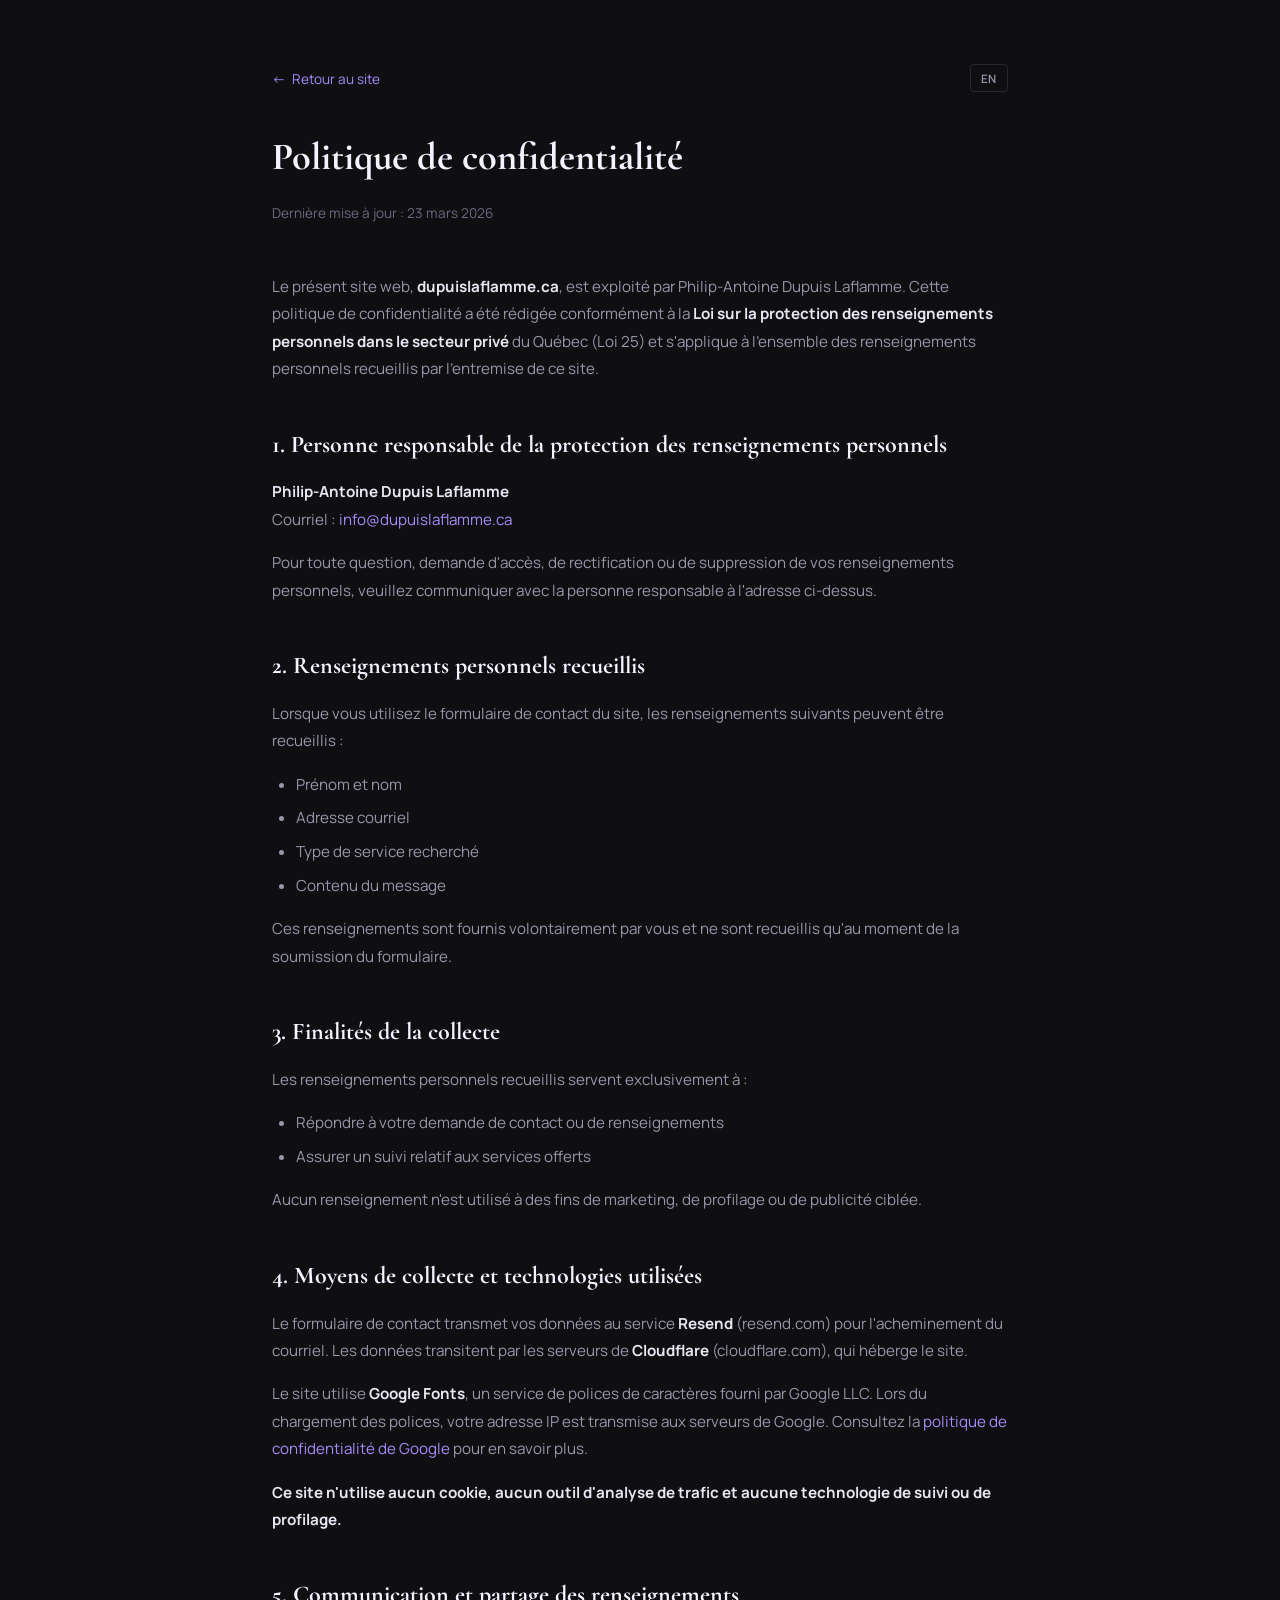
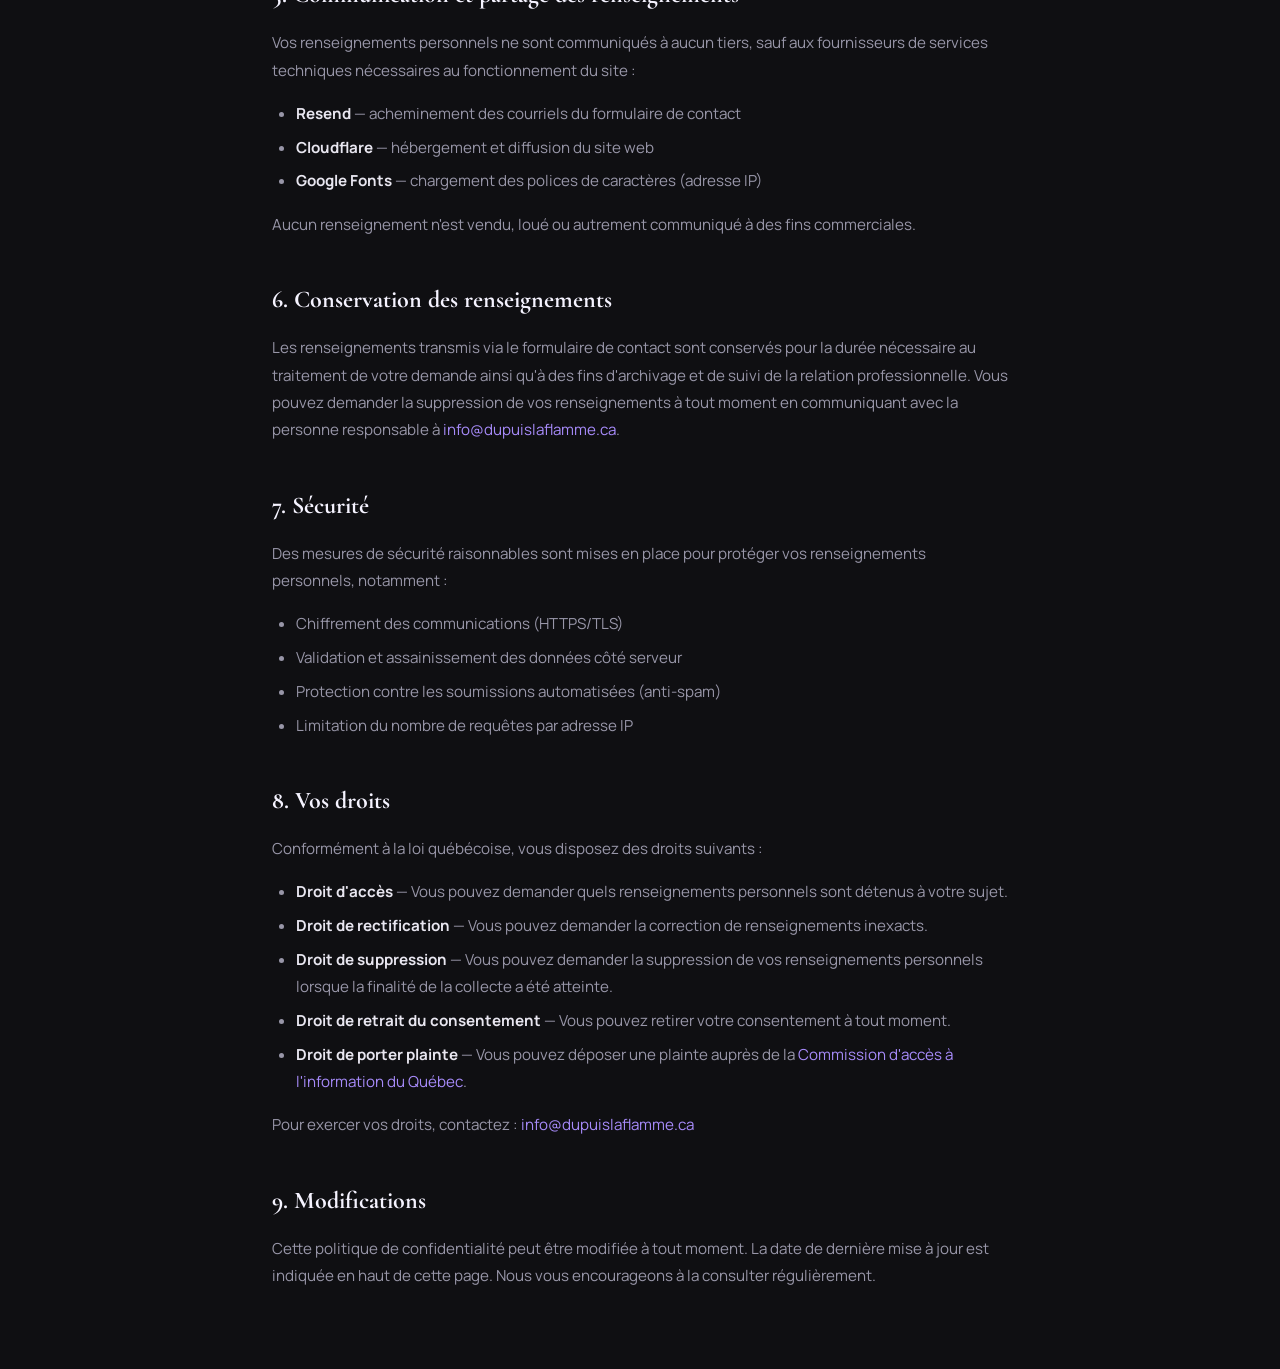
<file: public/confidentialite.html>
<!DOCTYPE html>
<html lang="fr">
<head>
<meta charset="UTF-8">
<meta name="viewport" content="width=device-width, initial-scale=1.0">
<meta name="description" content="Politique de confidentialité — dupuislaflamme.ca">
<title>Politique de confidentialité | Dupuis Laflamme</title>
<link rel="icon" type="image/svg+xml" href="favicon.svg">
<link rel="preconnect" href="https://fonts.googleapis.com">
<link rel="preconnect" href="https://fonts.gstatic.com" crossorigin>
<link href="https://fonts.googleapis.com/css2?family=Cormorant+Garamond:ital,wght@0,400;0,600;0,700;1,400&family=Manrope:wght@300;400;500;600;700&display=swap" rel="stylesheet">
<style>
*, *::before, *::after { margin: 0; padding: 0; box-sizing: border-box; }
:root {
  --bg-deep: #0f0f12;
  --bg-card: #17171d;
  --charcoal-light: #26262f;
  --purple-main: #8b5cf6;
  --purple-light: #a78bfa;
  --text-primary: #e8e6f0;
  --text-secondary: #9896a8;
  --text-muted: #6b6980;
  --white: #f5f3ff;
  --border: rgba(139, 92, 246, 0.12);
  --font-display: 'Cormorant Garamond', Georgia, serif;
  --font-body: 'Manrope', system-ui, sans-serif;
}
html { scroll-behavior: smooth; }
body {
  font-family: var(--font-body);
  background: var(--bg-deep);
  color: var(--text-primary);
  line-height: 1.8;
}
.container { max-width: 800px; margin: 0 auto; padding: 4rem 2rem; }
h1 {
  font-family: var(--font-display);
  font-size: 2.4rem;
  font-weight: 700;
  color: var(--white);
  margin-bottom: 0.5rem;
}
.subtitle {
  color: var(--text-muted);
  font-size: 0.85rem;
  margin-bottom: 3rem;
}
h2 {
  font-family: var(--font-display);
  font-size: 1.5rem;
  font-weight: 700;
  color: var(--white);
  margin: 2.5rem 0 0.8rem;
}
p, li { color: var(--text-secondary); font-size: 0.95rem; margin-bottom: 1rem; }
ul { padding-left: 1.5rem; margin-bottom: 1rem; }
li { margin-bottom: 0.4rem; }
a { color: var(--purple-light); text-decoration: none; }
a:hover { color: var(--white); }
strong { color: var(--text-primary); }
.back-link {
  display: inline-flex;
  align-items: center;
  gap: 0.4rem;
  font-size: 0.85rem;
  color: var(--purple-light);
  margin-bottom: 2rem;
}
.lang-switch {
  float: right;
  background: none;
  border: 1px solid var(--charcoal-light);
  border-radius: 4px;
  color: var(--text-secondary);
  font-family: var(--font-body);
  font-size: 0.72rem;
  font-weight: 600;
  letter-spacing: 0.08em;
  text-transform: uppercase;
  padding: 0.35rem 0.6rem;
  cursor: pointer;
  transition: all 0.3s ease;
}
.lang-switch:hover { color: var(--purple-light); border-color: var(--purple-main); }
.lang-block { display: none; }
.lang-block.active { display: block; }
hr { border: none; border-top: 1px solid var(--border); margin: 2rem 0; }
</style>
</head>
<body>
<div class="container">
  <button class="lang-switch" id="langBtn">EN</button>
  <a href="/" class="back-link">← <span data-lang-fr>Retour au site</span><span data-lang-en style="display:none">Back to site</span></a>

  <!-- FRENCH -->
  <div class="lang-block active" id="fr">
    <h1>Politique de confidentialité</h1>
    <p class="subtitle">Dernière mise à jour : 23 mars 2026</p>

    <p>Le présent site web, <strong>dupuislaflamme.ca</strong>, est exploité par Philip-Antoine Dupuis Laflamme. Cette politique de confidentialité a été rédigée conformément à la <strong>Loi sur la protection des renseignements personnels dans le secteur privé</strong> du Québec (Loi 25) et s'applique à l'ensemble des renseignements personnels recueillis par l'entremise de ce site.</p>

    <h2>1. Personne responsable de la protection des renseignements personnels</h2>
    <p><strong>Philip-Antoine Dupuis Laflamme</strong><br>
    Courriel : <a href="mailto:info@dupuislaflamme.ca">info@dupuislaflamme.ca</a></p>
    <p>Pour toute question, demande d'accès, de rectification ou de suppression de vos renseignements personnels, veuillez communiquer avec la personne responsable à l'adresse ci-dessus.</p>

    <h2>2. Renseignements personnels recueillis</h2>
    <p>Lorsque vous utilisez le formulaire de contact du site, les renseignements suivants peuvent être recueillis :</p>
    <ul>
      <li>Prénom et nom</li>
      <li>Adresse courriel</li>
      <li>Type de service recherché</li>
      <li>Contenu du message</li>
    </ul>
    <p>Ces renseignements sont fournis volontairement par vous et ne sont recueillis qu'au moment de la soumission du formulaire.</p>

    <h2>3. Finalités de la collecte</h2>
    <p>Les renseignements personnels recueillis servent exclusivement à :</p>
    <ul>
      <li>Répondre à votre demande de contact ou de renseignements</li>
      <li>Assurer un suivi relatif aux services offerts</li>
    </ul>
    <p>Aucun renseignement n'est utilisé à des fins de marketing, de profilage ou de publicité ciblée.</p>

    <h2>4. Moyens de collecte et technologies utilisées</h2>
    <p>Le formulaire de contact transmet vos données au service <strong>Resend</strong> (resend.com) pour l'acheminement du courriel. Les données transitent par les serveurs de <strong>Cloudflare</strong> (cloudflare.com), qui héberge le site.</p>
    <p>Le site utilise <strong>Google Fonts</strong>, un service de polices de caractères fourni par Google LLC. Lors du chargement des polices, votre adresse IP est transmise aux serveurs de Google. Consultez la <a href="https://policies.google.com/privacy" target="_blank" rel="noopener">politique de confidentialité de Google</a> pour en savoir plus.</p>
    <p><strong>Ce site n'utilise aucun cookie, aucun outil d'analyse de trafic et aucune technologie de suivi ou de profilage.</strong></p>

    <h2>5. Communication et partage des renseignements</h2>
    <p>Vos renseignements personnels ne sont communiqués à aucun tiers, sauf aux fournisseurs de services techniques nécessaires au fonctionnement du site :</p>
    <ul>
      <li><strong>Resend</strong> — acheminement des courriels du formulaire de contact</li>
      <li><strong>Cloudflare</strong> — hébergement et diffusion du site web</li>
      <li><strong>Google Fonts</strong> — chargement des polices de caractères (adresse IP)</li>
    </ul>
    <p>Aucun renseignement n'est vendu, loué ou autrement communiqué à des fins commerciales.</p>

    <h2>6. Conservation des renseignements</h2>
    <p>Les renseignements transmis via le formulaire de contact sont conservés pour la durée nécessaire au traitement de votre demande ainsi qu'à des fins d'archivage et de suivi de la relation professionnelle. Vous pouvez demander la suppression de vos renseignements à tout moment en communiquant avec la personne responsable à <a href="mailto:info@dupuislaflamme.ca">info@dupuislaflamme.ca</a>.</p>

    <h2>7. Sécurité</h2>
    <p>Des mesures de sécurité raisonnables sont mises en place pour protéger vos renseignements personnels, notamment :</p>
    <ul>
      <li>Chiffrement des communications (HTTPS/TLS)</li>
      <li>Validation et assainissement des données côté serveur</li>
      <li>Protection contre les soumissions automatisées (anti-spam)</li>
      <li>Limitation du nombre de requêtes par adresse IP</li>
    </ul>

    <h2>8. Vos droits</h2>
    <p>Conformément à la loi québécoise, vous disposez des droits suivants :</p>
    <ul>
      <li><strong>Droit d'accès</strong> — Vous pouvez demander quels renseignements personnels sont détenus à votre sujet.</li>
      <li><strong>Droit de rectification</strong> — Vous pouvez demander la correction de renseignements inexacts.</li>
      <li><strong>Droit de suppression</strong> — Vous pouvez demander la suppression de vos renseignements personnels lorsque la finalité de la collecte a été atteinte.</li>
      <li><strong>Droit de retrait du consentement</strong> — Vous pouvez retirer votre consentement à tout moment.</li>
      <li><strong>Droit de porter plainte</strong> — Vous pouvez déposer une plainte auprès de la <a href="https://www.cai.gouv.qc.ca" target="_blank" rel="noopener">Commission d'accès à l'information du Québec</a>.</li>
    </ul>
    <p>Pour exercer vos droits, contactez : <a href="mailto:info@dupuislaflamme.ca">info@dupuislaflamme.ca</a></p>

    <h2>9. Modifications</h2>
    <p>Cette politique de confidentialité peut être modifiée à tout moment. La date de dernière mise à jour est indiquée en haut de cette page. Nous vous encourageons à la consulter régulièrement.</p>
  </div>

  <!-- ENGLISH -->
  <div class="lang-block" id="en">
    <h1>Privacy Policy</h1>
    <p class="subtitle">Last updated: March 23, 2026</p>

    <p>This website, <strong>dupuislaflamme.ca</strong>, is operated by Philip-Antoine Dupuis Laflamme. This privacy policy has been drafted in accordance with Quebec's <strong>Act respecting the protection of personal information in the private sector</strong> (Law 25) and applies to all personal information collected through this site.</p>

    <h2>1. Person responsible for the protection of personal information</h2>
    <p><strong>Philip-Antoine Dupuis Laflamme</strong><br>
    Email: <a href="mailto:info@dupuislaflamme.ca">info@dupuislaflamme.ca</a></p>
    <p>For any questions, access requests, corrections or deletion of your personal information, please contact the person responsible at the address above.</p>

    <h2>2. Personal information collected</h2>
    <p>When you use the contact form on this site, the following information may be collected:</p>
    <ul>
      <li>First and last name</li>
      <li>Email address</li>
      <li>Type of service sought</li>
      <li>Message content</li>
    </ul>
    <p>This information is voluntarily provided by you and is only collected when the form is submitted.</p>

    <h2>3. Purposes of collection</h2>
    <p>The personal information collected is used exclusively to:</p>
    <ul>
      <li>Respond to your contact or information request</li>
      <li>Follow up on the services offered</li>
    </ul>
    <p>No information is used for marketing, profiling or targeted advertising purposes.</p>

    <h2>4. Collection methods and technologies used</h2>
    <p>The contact form transmits your data to <strong>Resend</strong> (resend.com) for email delivery. Data passes through <strong>Cloudflare</strong> (cloudflare.com) servers, which host the site.</p>
    <p>The site uses <strong>Google Fonts</strong>, a font service provided by Google LLC. When fonts are loaded, your IP address is transmitted to Google's servers. See <a href="https://policies.google.com/privacy" target="_blank" rel="noopener">Google's privacy policy</a> for details.</p>
    <p><strong>This site does not use any cookies, analytics tools, or tracking or profiling technologies.</strong></p>

    <h2>5. Sharing of information</h2>
    <p>Your personal information is not shared with any third party, except for the technical service providers necessary for the site's operation:</p>
    <ul>
      <li><strong>Resend</strong> — contact form email delivery</li>
      <li><strong>Cloudflare</strong> — website hosting and delivery</li>
      <li><strong>Google Fonts</strong> — font loading (IP address)</li>
    </ul>
    <p>No information is sold, rented or otherwise shared for commercial purposes.</p>

    <h2>6. Retention of information</h2>
    <p>Information submitted through the contact form is retained for the time necessary to process your request as well as for archiving and professional relationship management purposes. You may request the deletion of your personal information at any time by contacting the person responsible at <a href="mailto:info@dupuislaflamme.ca">info@dupuislaflamme.ca</a>.</p>

    <h2>7. Security</h2>
    <p>Reasonable security measures are in place to protect your personal information, including:</p>
    <ul>
      <li>Encrypted communications (HTTPS/TLS)</li>
      <li>Server-side data validation and sanitization</li>
      <li>Anti-spam protection against automated submissions</li>
      <li>Rate limiting by IP address</li>
    </ul>

    <h2>8. Your rights</h2>
    <p>Under Quebec law, you have the following rights:</p>
    <ul>
      <li><strong>Right of access</strong> — You may request what personal information is held about you.</li>
      <li><strong>Right of rectification</strong> — You may request correction of inaccurate information.</li>
      <li><strong>Right of deletion</strong> — You may request deletion of your personal information once the purpose of collection has been fulfilled.</li>
      <li><strong>Right to withdraw consent</strong> — You may withdraw your consent at any time.</li>
      <li><strong>Right to file a complaint</strong> — You may file a complaint with the <a href="https://www.cai.gouv.qc.ca" target="_blank" rel="noopener">Commission d'accès à l'information du Québec</a>.</li>
    </ul>
    <p>To exercise your rights, contact: <a href="mailto:info@dupuislaflamme.ca">info@dupuislaflamme.ca</a></p>

    <h2>9. Changes</h2>
    <p>This privacy policy may be modified at any time. The date of the last update is indicated at the top of this page. We encourage you to consult it regularly.</p>
  </div>
</div>

<script>
(function() {
  var lang = 'fr';
  var btn = document.getElementById('langBtn');
  var fr = document.getElementById('fr');
  var en = document.getElementById('en');
  var frSpans = document.querySelectorAll('[data-lang-fr]');
  var enSpans = document.querySelectorAll('[data-lang-en]');

  btn.addEventListener('click', function() {
    lang = lang === 'fr' ? 'en' : 'fr';
    btn.textContent = lang === 'fr' ? 'EN' : 'FR';
    fr.classList.toggle('active', lang === 'fr');
    en.classList.toggle('active', lang === 'en');
    frSpans.forEach(function(s) { s.style.display = lang === 'fr' ? '' : 'none'; });
    enSpans.forEach(function(s) { s.style.display = lang === 'en' ? '' : 'none'; });
    document.documentElement.lang = lang;
    document.title = lang === 'fr' ? 'Politique de confidentialité | Dupuis Laflamme' : 'Privacy Policy | Dupuis Laflamme';
  });
})();
</script>
</body>
</html>
</file>
